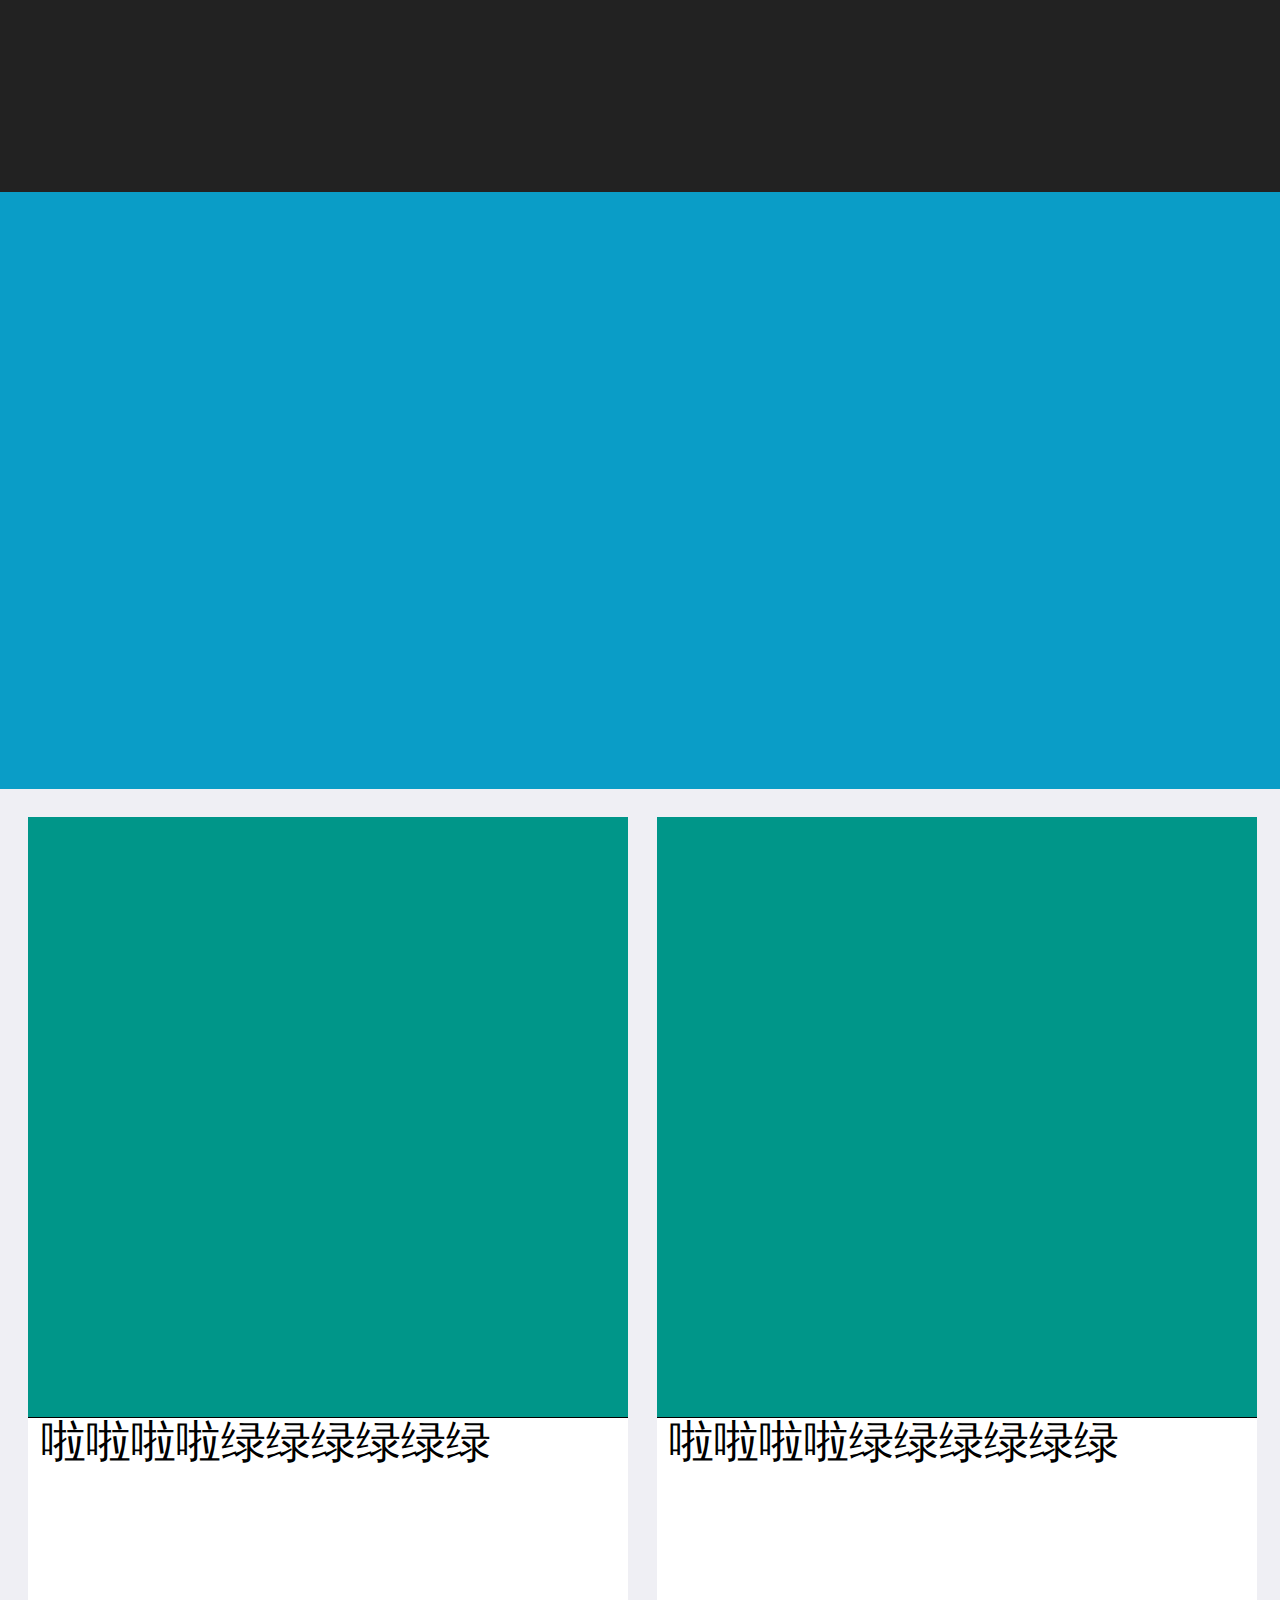
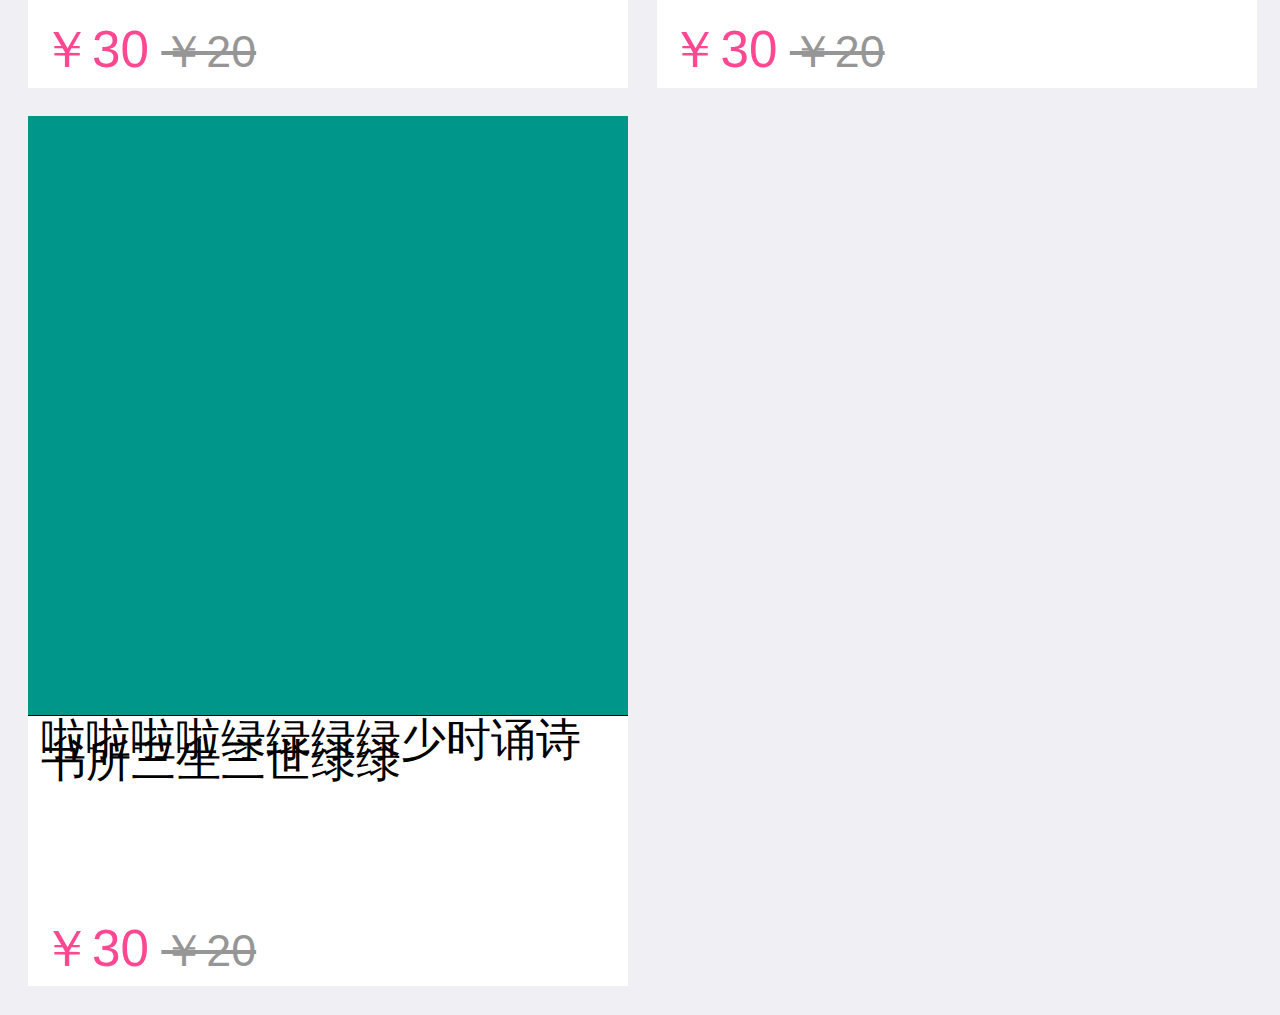
<file: html/active.html>
<!DOCTYPE html>
<html>

	<head>
		<meta charset="utf-8">
		<meta name="viewport" content="initial-scale=1, maximum-scale=1, user-scalable=no, width=device-width">
		<meta content="yes" name="apple-mobile-web-app-capable">
		<meta content="black" name="apple-mobile-web-app-status-bar-style">
		<meta content="telephone=no" name="format-detection">
		<meta content="email=no" name="format-detection">
		<title>模板活动</title>
		<script src="../script/jquery-1.11.2.min.js" type="text/javascript" charset="utf-8"></script>
		<script src="../script/flexible.min.js" type="text/javascript" charset="utf-8"></script>
		<script src="../script/mui.min.js" type="text/javascript" charset="utf-8"></script>
		<link rel="stylesheet" type="text/css" href="../css/reset.css" />
		<link rel="stylesheet" type="text/css" href="../css/mui.min.css" />
		<link rel="stylesheet" type="text/css" href="../css/active.css" />
	</head>

	<body>
		<div class="topTip"></div>
		<div class="content">
			<div class="banner"></div>
			<div class="goodslist">
				<div class="saleProduct">
					<div class="productImg"></div>
					<div class="productInfo">
						<div class="productName">
							啦啦啦啦绿绿绿绿绿绿
						</div>
						<div class="priceBox">
							<div class="price">￥30</div>
							<div class="oprice">￥20</div>
						</div>
					</div>
				</div>
				<div class="saleProduct">
					<div class="productImg"></div>
					<div class="productInfo">
						<div class="productName">
							啦啦啦啦绿绿绿绿绿绿
						</div>
						<div class="priceBox">
							<div class="price">￥30</div>
							<div class="oprice">￥20</div>
						</div>
					</div>
				</div>
				<div class="saleProduct">
					<div class="productImg"></div>
					<div class="productInfo">
						<div class="productName">
							啦啦啦啦绿绿绿绿少时诵诗书所三生三世绿绿
						</div>
						<div class="priceBox">
							<div class="price">￥30</div>
							<div class="oprice">￥20</div>
						</div>
					</div>
				</div>
			</div>
		</div>
	</body>

</html>
</file>
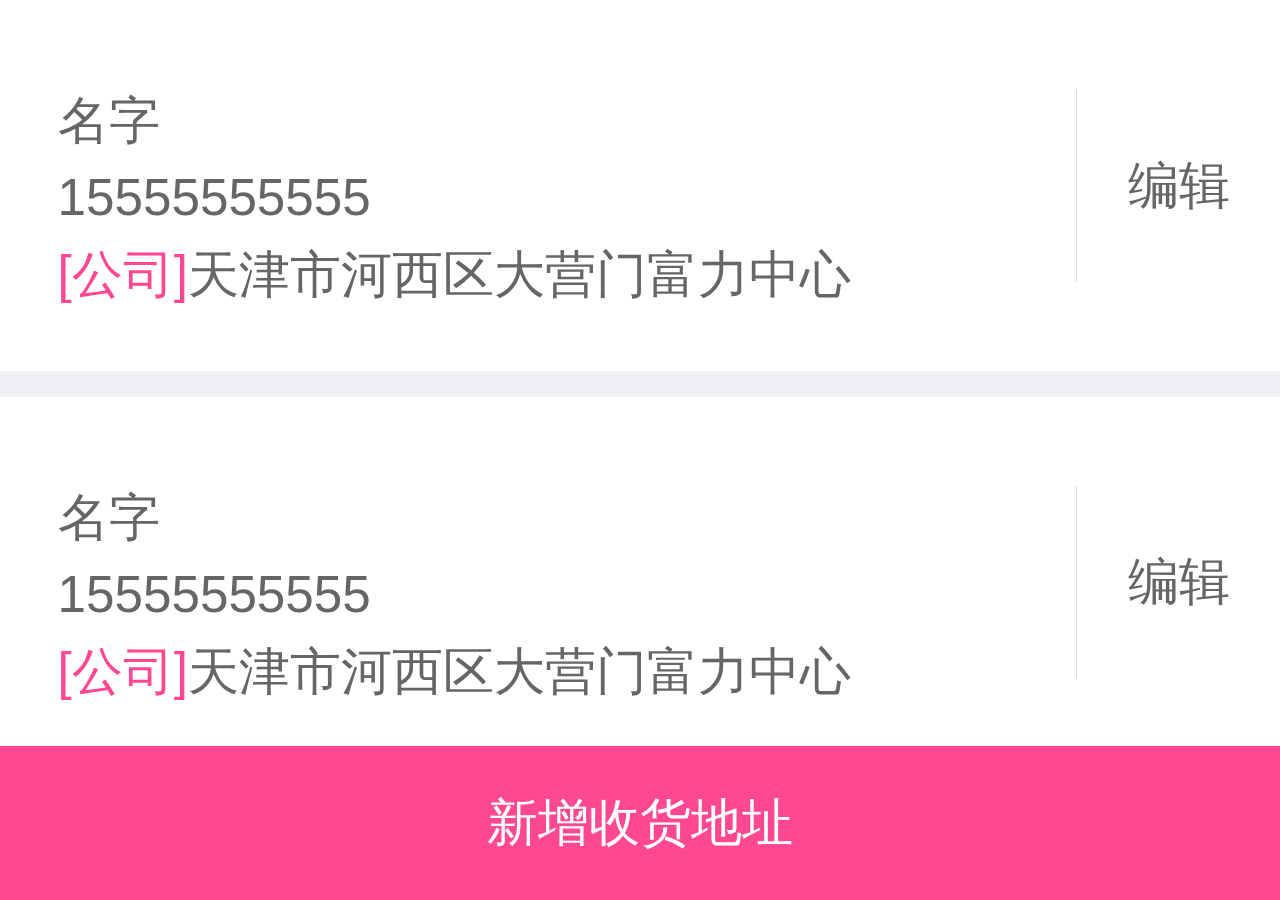
<file: html/address.html>
<!DOCTYPE html>
<html>

	<head>
		<meta charset="utf-8">
		<meta content="width=device-width, initial-scale=1.0, minimum-scale=1.0, maximum-scale=1.0, user-scalable=0" name="viewport">
		<meta content="yes" name="apple-mobile-web-app-capable">
		<meta content="black" name="apple-mobile-web-app-status-bar-style">
		<meta content="telephone=no" name="format-detection">
		<meta content="email=no" name="format-detection">
		<title>收货地址</title>
		<script src="../script/jquery-1.11.2.min.js" type="text/javascript" charset="utf-8"></script>
		<script src="../script/flexible.min.js" type="text/javascript" charset="utf-8"></script>
		<script src="../script/mui.min.js" type="text/javascript" charset="utf-8"></script>
		<link rel="stylesheet" type="text/css" href="../css/reset.css" />
		<link rel="stylesheet" type="text/css" href="../css/mui.min.css" />
		<link rel="stylesheet" type="text/css" href="../css/address.css" />
	</head>

	<body>
		<div class="wrapper">
			<div class="address">
				<div class="l_l">
					<div>名字</div>
					<div>15555555555</div>
					<div><span class="tag">[公司]</span><span>天津市河西区大营门富力中心</span></div>
				</div>
				<div class="l_r">
					<div class="edit">编辑</div>
				</div>
			</div>
			<div class="address">
				<div class="l_l">
					<div>名字</div>
					<div>15555555555</div>
					<div><span class="tag">[公司]</span><span>天津市河西区大营门富力中心</span></div>
				</div>
				<div class="l_r">
					<div class="edit">编辑</div>
				</div>
			</div>
		</div>
		
		<div class="add">新增收货地址</div>
		
		
		<script src="../script/address.js" type="text/javascript" charset="utf-8"></script>
	</body>

</html>
</file>
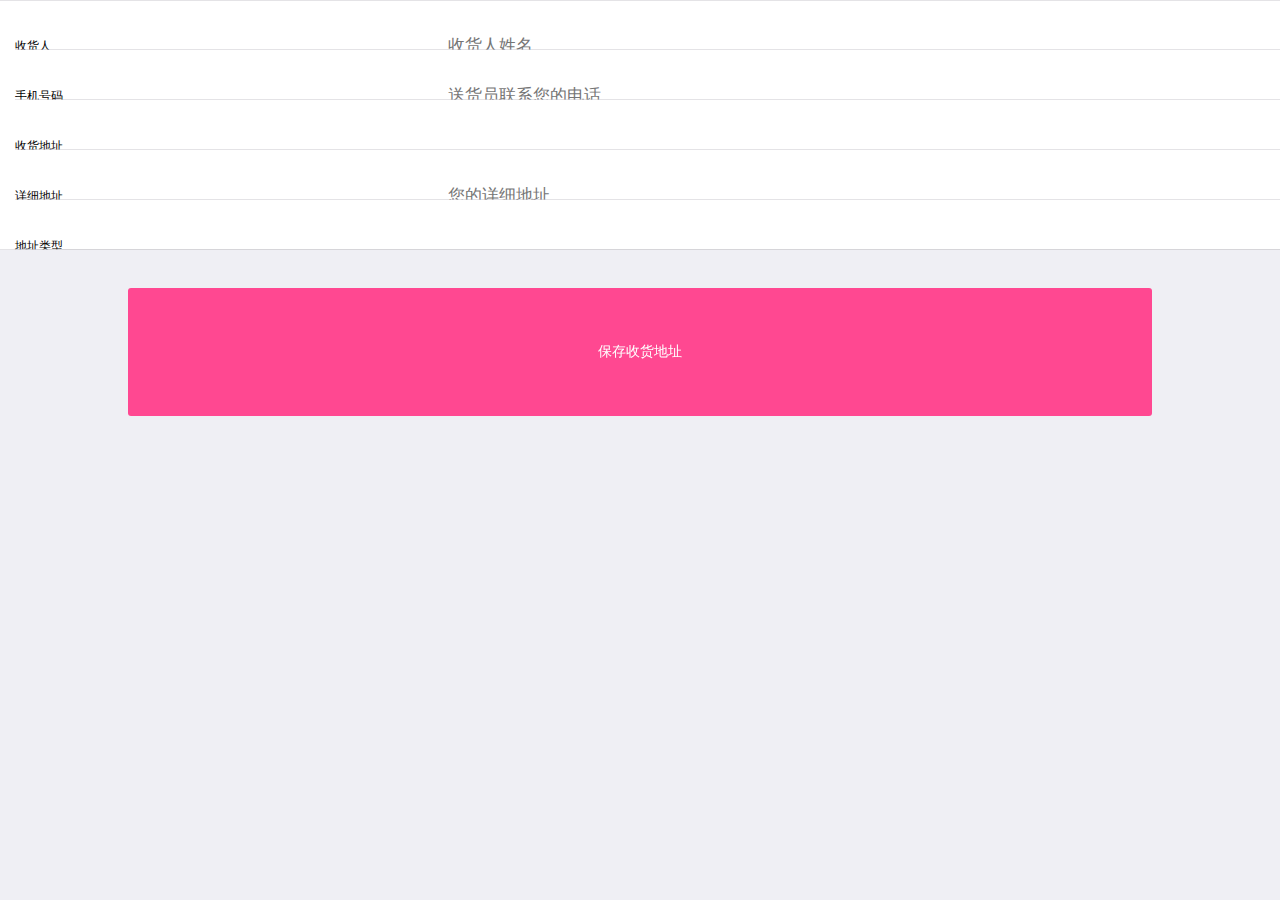
<file: html/address_edit.html>
<!DOCTYPE html>
<html>

	<head>
		<meta charset="utf-8">
		<meta name="viewport" content="initial-scale=1, maximum-scale=1, user-scalable=no, width=device-width">
		<meta content="yes" name="apple-mobile-web-app-capable">
		<meta content="black" name="apple-mobile-web-app-status-bar-style">
		<meta content="telephone=no" name="format-detection">
		<meta content="email=no" name="format-detection">
		<title>编辑收货地址</title>
		<script src="../script/jquery-1.11.2.min.js" type="text/javascript" charset="utf-8"></script>
		<script src="../script/flexible.min.js" type="text/javascript" charset="utf-8"></script>
		<script src="../script/mui.min.js" type="text/javascript" charset="utf-8"></script>
		<script src="../script/city.js" type="text/javascript" charset="utf-8"></script>
		<script src="../script/MultiPicker.js" type="text/javascript" charset="utf-8"></script>
		<link rel="stylesheet" type="text/css" href="../css/reset.css" />
		<link rel="stylesheet" type="text/css" href="../css/mui.min.css" />
		<link rel="stylesheet" type="text/css" href="../css/MultiPicker.css" />
		<link rel="stylesheet" type="text/css" href="../css/address_edit.css" />

	</head>

	<body>
		<!--地址-->
		<div>
			<form class="mui-input-group">
				<div class="mui-input-row">
					<label>收货人</label>
					<input type="text" class="mui-input-clear" placeholder="收货人姓名">
				</div>
				<div class="mui-input-row">
					<label>手机号码</label>
					<input type="text" class="mui-input-clear" placeholder="送货员联系您的电话">
				</div>
				<div class="mui-input-row">
					<label>收货地址</label>
					<div id="multiPickerInput" type="text" style="display: inline-block;">点击选择所在区域</div>
				</div>
				<div class="mui-input-row">
					<label>详细地址</label>
					<input type="text" class="mui-input-clear" placeholder="您的详细地址">
				</div>
				<div class="mui-input-row">
					<label>地址类型</label>
					<div class="tags">
						<span class="home select">住宅</span>
						<span class="company">公司</span>
						<span class="school">学校</span>
						<span class="other">其他</span> 
					</div>
				</div>
			</form>
			<button type="button" class="mui-btn mui-btn-blue">保存收货地址</button>
		</div>

		<!--地区显示区域-->
		<div id="targetContainer"></div>

		<script src="../script/address_edit.js" type="text/javascript" charset="utf-8"></script>
	</body>

</html>
</file>
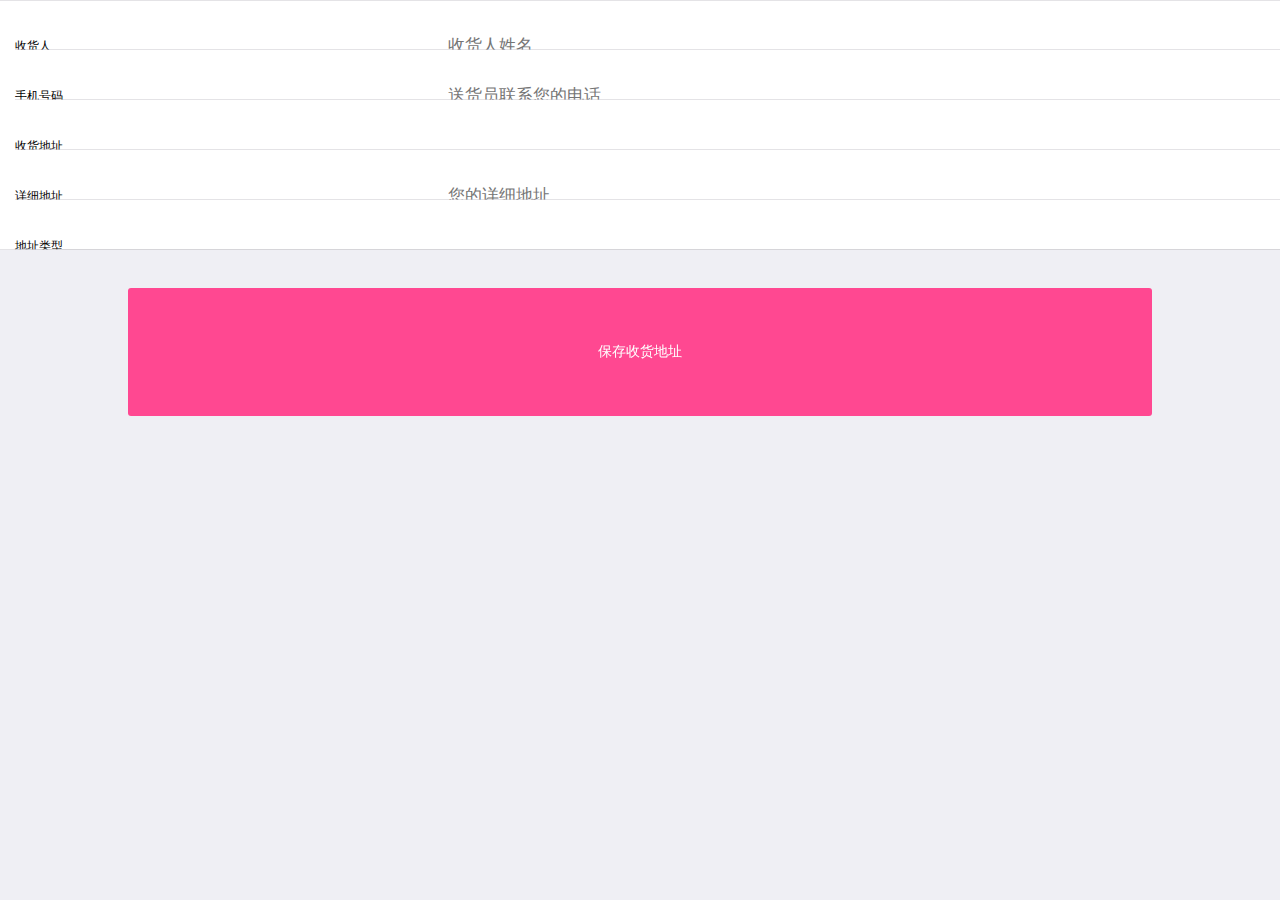
<file: html/address_new.html>
<!DOCTYPE html>
<html>

	<head>
		<meta charset="utf-8">
		<meta name="viewport" content="initial-scale=1, maximum-scale=1, user-scalable=no, width=device-width">
		<meta content="yes" name="apple-mobile-web-app-capable">
		<meta content="black" name="apple-mobile-web-app-status-bar-style">
		<meta content="telephone=no" name="format-detection">
		<meta content="email=no" name="format-detection">
		<title>新增收货地址</title>
		<script src="../script/jquery-1.11.2.min.js" type="text/javascript" charset="utf-8"></script>
		<script src="../script/flexible.min.js" type="text/javascript" charset="utf-8"></script>
		<script src="../script/mui.min.js" type="text/javascript" charset="utf-8"></script>
		<script src="../script/city.js" type="text/javascript" charset="utf-8"></script>
		<script src="../script/MultiPicker.js" type="text/javascript" charset="utf-8"></script>
		<link rel="stylesheet" type="text/css" href="../css/reset.css" />
		<link rel="stylesheet" type="text/css" href="../css/mui.min.css" />
		<link rel="stylesheet" type="text/css" href="../css/MultiPicker.css" />
		<link rel="stylesheet" type="text/css" href="../css/address_edit.css" />

	</head>

	<body>
		<!--地址-->
		<div>
			<form class="mui-input-group">
				<div class="mui-input-row">
					<label>收货人</label>
					<input type="text" class="mui-input-clear" placeholder="收货人姓名">
				</div>
				<div class="mui-input-row">
					<label>手机号码</label>
					<input type="text" class="mui-input-clear" placeholder="送货员联系您的电话">
				</div>
				<div class="mui-input-row">
					<label>收货地址</label>
					<div id="multiPickerInput" type="text" style="display: inline-block;">点击选择所在区域</div>
				</div>
				<div class="mui-input-row">
					<label>详细地址</label>
					<input type="text" class="mui-input-clear" placeholder="您的详细地址">
				</div>
				<div class="mui-input-row">
					<label>地址类型</label>
					<div class="tags">
						<span class="home select">住宅</span>
						<span class="company">公司</span>
						<span class="school">学校</span>
						<span class="other">其他</span> 
					</div>
				</div>
			</form>
			<button type="button" class="mui-btn mui-btn-blue">保存收货地址</button>
		</div>

		<!--地区显示区域-->
		<div id="targetContainer"></div>

		<script src="../script/address_edit.js" type="text/javascript" charset="utf-8"></script>
	</body>

</html>
</file>
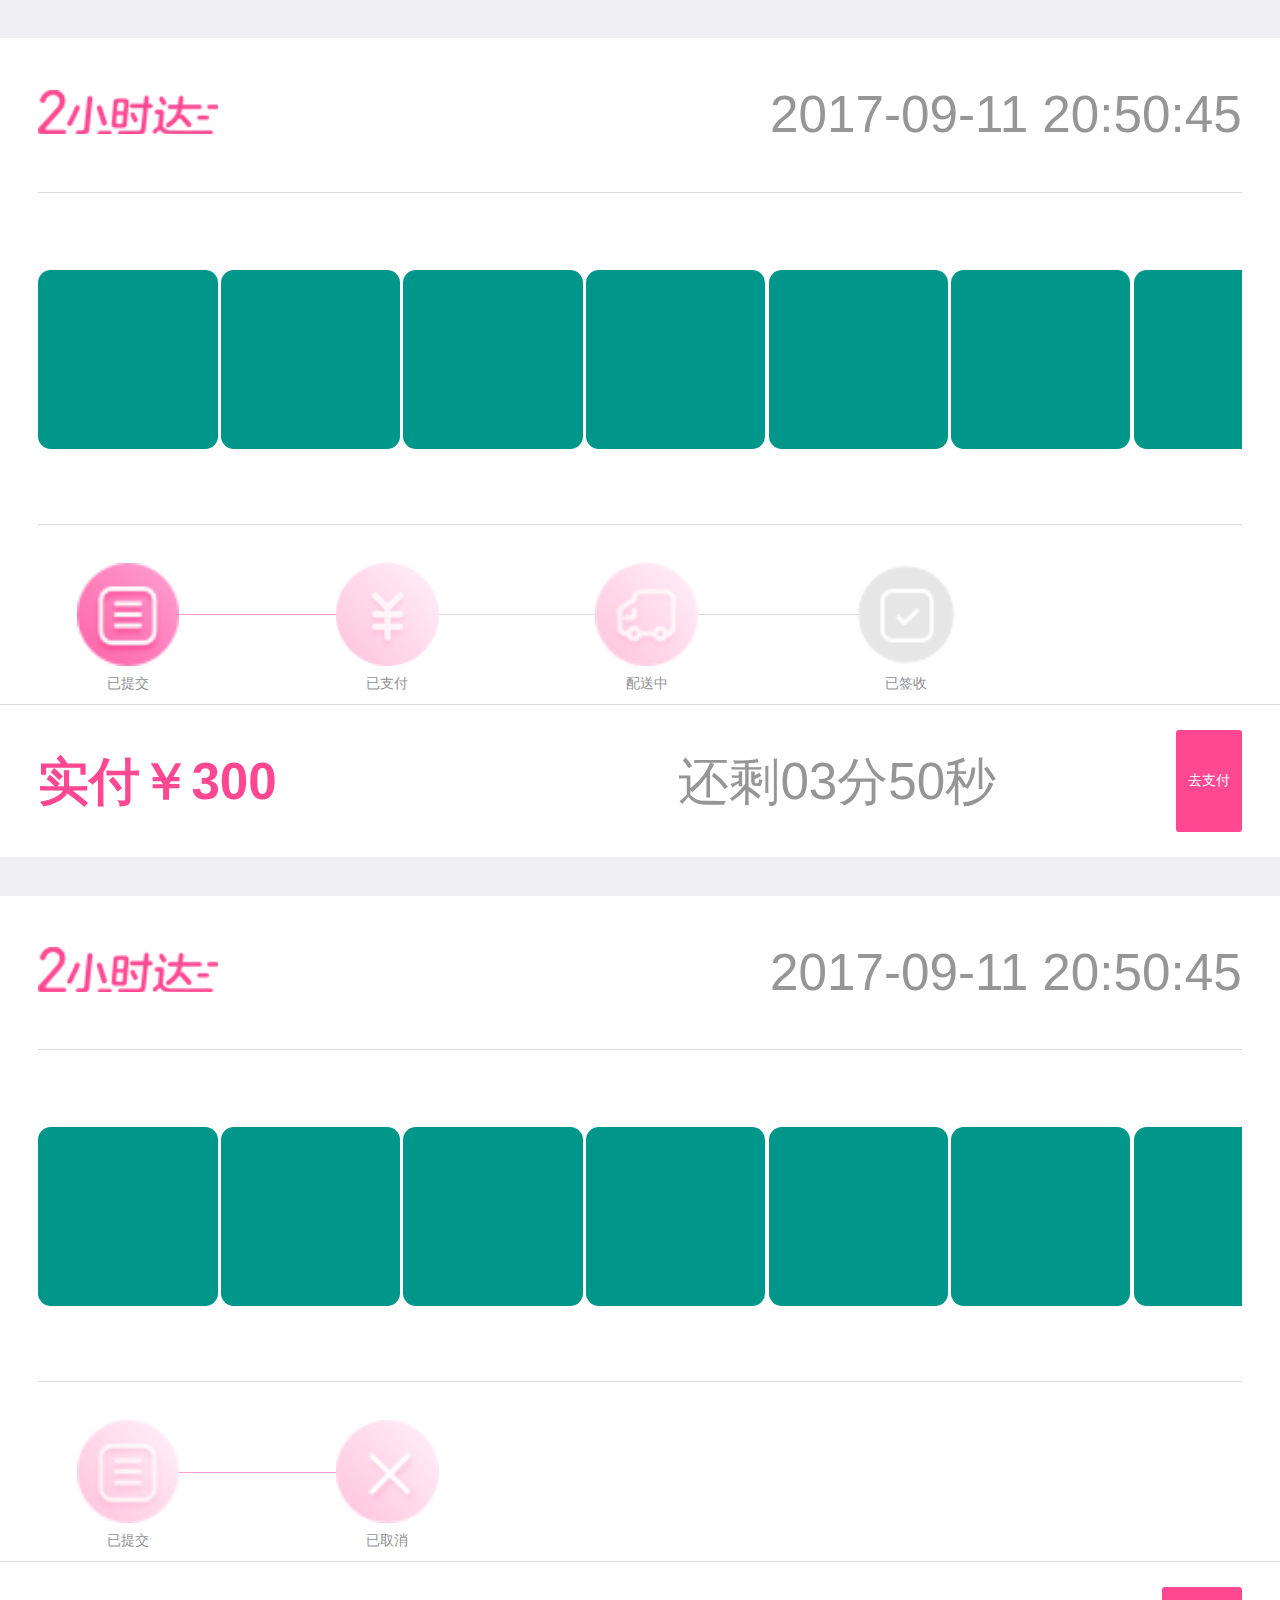
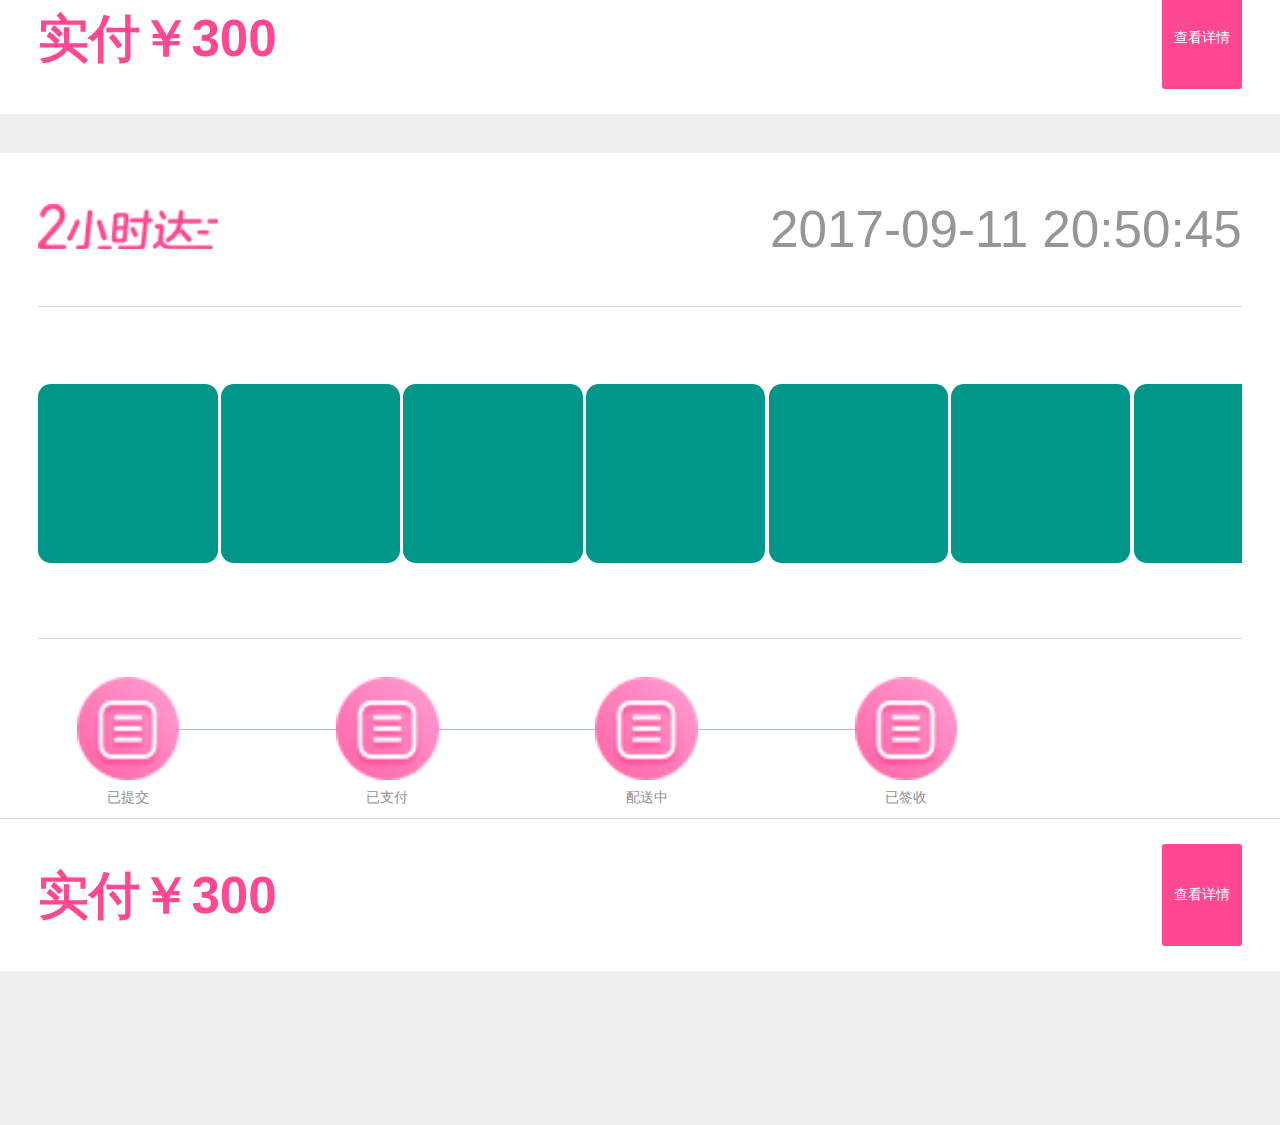
<file: html/myOrder.html>
<!DOCTYPE html>
<html>

	<head>
		<meta charset="utf-8">
		<meta content="width=device-width, initial-scale=1.0, minimum-scale=1.0, maximum-scale=1.0, user-scalable=0" name="viewport">
		<meta content="yes" name="apple-mobile-web-app-capable">
		<meta content="black" name="apple-mobile-web-app-status-bar-style">
		<meta content="telephone=no" name="format-detection">
		<meta content="email=no" name="format-detection">
		<title>我的订单</title>
		<script src="../script/jquery-1.11.2.min.js" type="text/javascript" charset="utf-8"></script>
		<script src="../script/flexible.min.js" type="text/javascript" charset="utf-8"></script>
		<script src="../script/mui.min.js" type="text/javascript" charset="utf-8"></script>
		<link rel="stylesheet" type="text/css" href="../css/reset.css" />
		<link rel="stylesheet" type="text/css" href="../css/mui.min.css" />
		<link rel="stylesheet" type="text/css" href="../css/myOrder.css" />
	</head>

	<body>
		<div class="wrapper">
			<!--待付款-->
			<div class="order">
				<div class="orderbar">
					<div class="ob_time"></div>
					<div class="order_time">
						2017-09-11 20:50:45
					</div>
				</div>
				<div class="orderlist">
					<div class="innerlist">
						<div class="list_g"></div>
						<div class="list_g"></div>
						<div class="list_g"></div>
						<div class="list_g"></div>
						<div class="list_g"></div>
						<div class="list_g"></div>
						<div class="list_g"></div>
						<div class="list_g"></div>
						<div class="list_g"></div>
						<div class="list_g"></div>
					</div>
				</div>
				<div class="order_state">
					<!--1-->
					<div class="process state1">
						<div class="submit allstate">
						<img class="stateImg" src="../img/order-state-a-01.png"/>
						<p>已提交</p>
						</div>
						<div class="state_line"></div>
					</div>
					<!--2-2-->
					<div class="process state2_2">
						<div class="submit allstate">
						<img class="stateImg" src="../img/order-state-b-03.png"/>
						<p>已支付</p>
						</div>
						<div class="state_line grayline"></div>
					</div>
					<!--3-->
					<div class="process state3">
						<div class="submit allstate">
						<img class="stateImg" src="../img/order-state-c-03.png"/>
						<p>配送中</p>
						</div>
						<div class="state_line grayline"></div>
					</div>
					<!--4-->
					<div class="process state4">
						<div class="submit allstate">
						<img class="stateImg" src="../img/order-state-d-01.png"/>
						<p>已签收</p>
						</div>
					</div>
				</div>
				<div class="order_b">
					<div class="b_l">实付￥300</div>
					<div class="b_r">
						<span>还剩<span class="minute">03</span>分<span class="second">50</span>秒</span>
						<button type="button" class="mui-btn mui-btn-blue">去支付</button>
					</div>
				</div>
			</div>
			<!--取消订单-->
			<div class="order">
				<div class="orderbar">
					<div class="ob_time"></div>
					<div class="order_time">
						2017-09-11 20:50:45
					</div>
				</div>
				<div class="orderlist">
					<div class="innerlist">
						<div class="list_g"></div>
						<div class="list_g"></div>
						<div class="list_g"></div>
						<div class="list_g"></div>
						<div class="list_g"></div>
						<div class="list_g"></div>
						<div class="list_g"></div>
						<div class="list_g"></div>
						<div class="list_g"></div>
						<div class="list_g"></div>
					</div>
				</div>
				<div class="order_state">
					<!--1-->
					<div class="process">
						<div class="submit allstate">
						<img class="stateImg" src="../img/order-state-a-02.png"/>
						<p>已提交</p>
						</div>
						<div class="state_line"></div>
					</div>
					<!--2-1-->
					<div class="process">
						<div class="submit allstate">
						<img class="stateImg" src="../img/order-state-f-01.png"/>
						<p>已取消</p>
						</div>
					</div>
				</div>
				<div class="order_b">
					<div class="b_l">实付￥300</div>
					<div class="b_r">
						<button type="button" class="mui-btn mui-btn-blue detail" >查看详情</button>
					</div>
				</div>
			</div>
			<!--完成-->
			<div class="order">
				<div class="orderbar">
					<div class="ob_time"></div>
					<div class="order_time">
						2017-09-11 20:50:45
					</div>
				</div>
				<div class="orderlist">
					<div class="innerlist">
						<div class="list_g"></div>
						<div class="list_g"></div>
						<div class="list_g"></div>
						<div class="list_g"></div>
						<div class="list_g"></div>
						<div class="list_g"></div>
						<div class="list_g"></div>
						<div class="list_g"></div>
						<div class="list_g"></div>
						<div class="list_g"></div>
					</div>
				</div>
				<div class="order_state">
					<!--1-->
					<div class="process state1">
						<div class="submit allstate">
						<img class="stateImg" src="../img/order-state-a-01.png"/>
						<p>已提交</p>
						</div>
						<div class="state_line"></div>
					</div>
					<!--2-2-->
					<div class="process state2_2">
						<div class="submit allstate">
						<img class="stateImg" src="../img/order-state-a-01.png"/>
						<p>已支付</p>
						</div>
						<div class="state_line"></div>
					</div>
					<!--3-->
					<div class="process state3">
						<div class="submit allstate">
						<img class="stateImg" src="../img/order-state-a-01.png"/>
						<p>配送中</p>
						</div>
						<div class="state_line"></div>
					</div>
					<!--4-->
					<div class="process state4">
						<div class="submit allstate">
						<img class="stateImg" src="../img/order-state-a-01.png"/>
						<p>已签收</p>
						</div>
					</div>
				</div>
				<div class="order_b">
					<div class="b_l">实付￥300</div>
					<div class="b_r">
						<button type="button" class="mui-btn mui-btn-blue detail">查看详情</button>
					</div>
				</div>
			</div>
		</div>
		
		
		<script src="../script/myOrder.js" type="text/javascript" charset="utf-8"></script>
	</body>

</html>
</file>
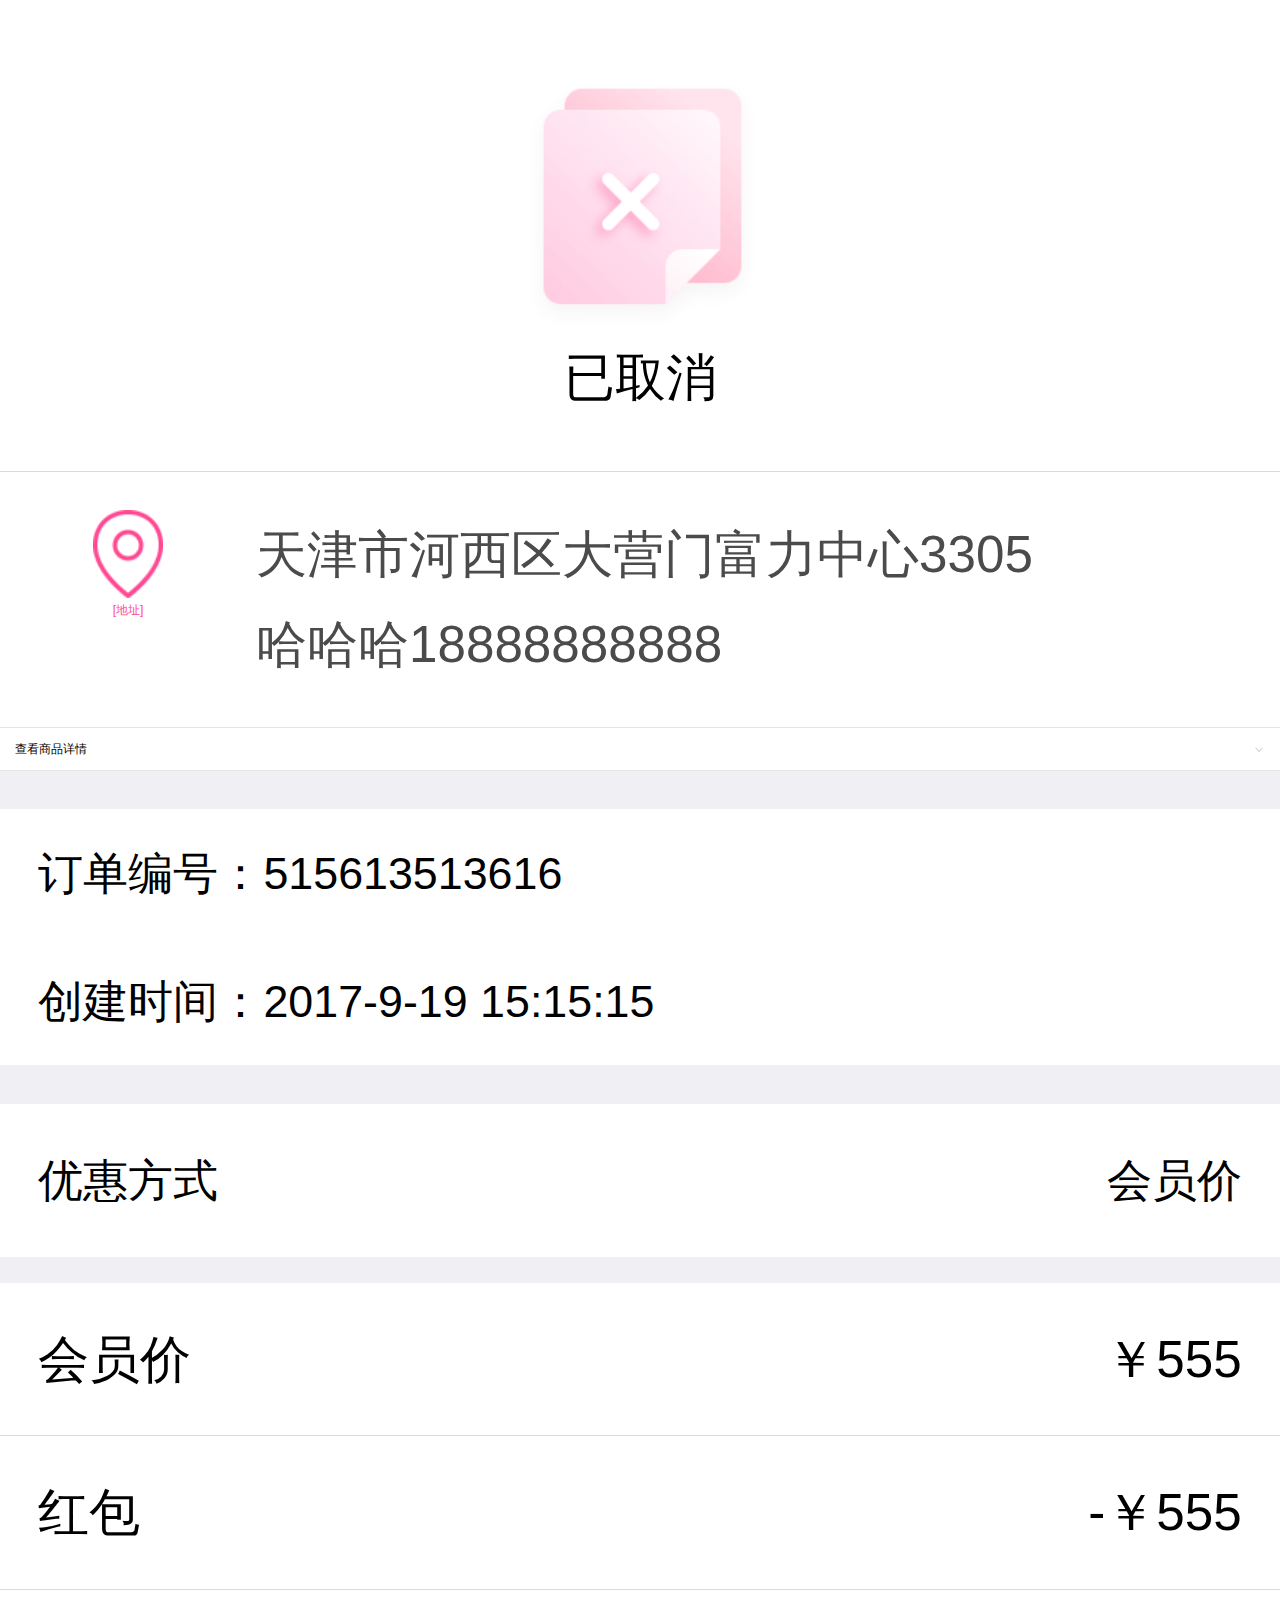
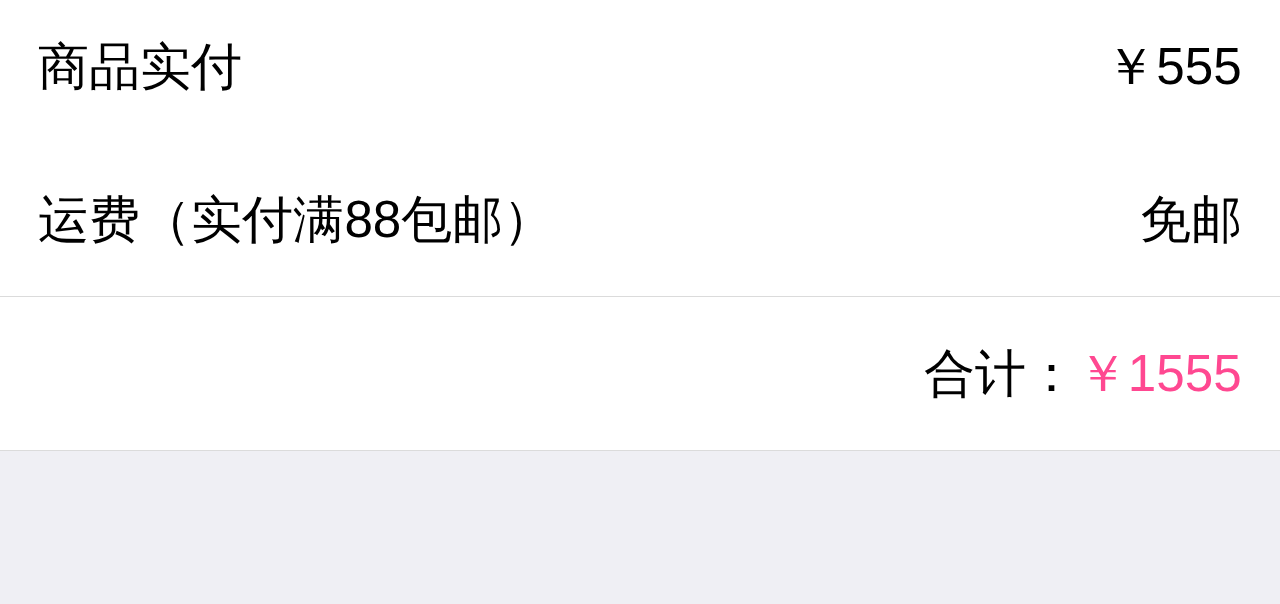
<file: html/orderDetail.html>
<!DOCTYPE html>
<html>

	<head>
		<meta charset="utf-8">
		<meta content="width=device-width, initial-scale=1.0, minimum-scale=1.0, maximum-scale=1.0, user-scalable=0" name="viewport">
		<meta content="yes" name="apple-mobile-web-app-capable">
		<meta content="black" name="apple-mobile-web-app-status-bar-style">
		<meta content="telephone=no" name="format-detection">
		<meta content="email=no" name="format-detection">
		<title>我的订单</title>
		<script src="../script/jquery-1.11.2.min.js" type="text/javascript" charset="utf-8"></script>
		<script src="../script/flexible.min.js" type="text/javascript" charset="utf-8"></script>
		<script src="../script/mui.min.js" type="text/javascript" charset="utf-8"></script>
		<link rel="stylesheet" type="text/css" href="../css/reset.css" />
		<link rel="stylesheet" type="text/css" href="../css/mui.min.css" />
		<link rel="stylesheet" type="text/css" href="../css/orderDetail.css" />
	</head>

	<body>
		<div class="wrapper">
			<div class="order_state">
				<div class="stateIcon"></div>
				<p>已取消</p>
			</div>
			<div class="address">
				<div class="a_l">
					<div class="locationIcon"></div>
					<div style="text-align: center;color: #ff4891;">[地址]</div>
				</div>
				<div class="a_r">
					<div class="area">天津市河西区大营门富力中心3305</div>
					<div class="recive"><span class="reciver">哈哈哈</span><span class="phone">18888888888</span></div>
				</div>
			</div>
			<!--商品列表-->
			<ul class="mui-table-view">
				<li class="mui-table-view-cell mui-collapse">
					<a class="mui-navigate-right" href="#">查看商品详情</a>
					<div class="allnum">共14件</div>
					<div class="mui-collapse-content">
						<div class="mui-collapse-content">
							<div class="inner_g">
								<img class="innerimg_g" src="../img/good1.jpg" />
								<div class="inner_l">
									<div class="sp_d">
										<div class="inner_n">柠檬茶柠檬茶柠檬茶柠</div>
										<div class="specification">300g  1袋</div>
									</div>
								</div>
								<div class="inner_r">
									<div class="hyj">会员价￥30</div>
									<div class="num">X1</div>
								</div>
							</div>
							<div class="inner_g">
								<img class="innerimg_g" src="../img/good1.jpg" />
								<div class="inner_l">
									<div class="sp_d">
										<div class="inner_n">柠檬茶柠檬茶柠檬茶柠</div>
										<div class="specification">300g  1袋</div>
									</div>
								</div>
								<div class="inner_r">
									<div class="hyj">会员价￥30</div>
									<div class="num">X1</div>
								</div>
							</div>
							<div class="inner_g">
								<img class="innerimg_g" src="../img/good1.jpg" />
								<div class="inner_l">
									<div class="sp_d">
										<div class="inner_n">柠檬茶柠檬茶柠檬茶柠</div>
										<div class="specification">300g  1袋</div>
									</div>
								</div>
								<div class="inner_r">
									<div class="hyj">会员价￥30</div>
									<div class="num">X1</div>
								</div>
							</div>
							<div class="inner_g">
								<img class="innerimg_g" src="../img/good1.jpg" />
								<div class="inner_l">
									<div class="sp_d">
										<div class="inner_n">柠檬茶柠檬茶柠檬茶柠</div>
										<div class="specification">300g  1袋</div>
									</div>
								</div>
								<div class="inner_r">
									<div class="hyj">会员价￥30</div>
									<div class="num">X1</div>
								</div>
							</div>
							<div class="inner_g">
								<img class="innerimg_g" src="../img/good1.jpg" />
								<div class="inner_l">
									<div class="sp_d">
										<div class="inner_n">柠檬茶柠檬茶柠檬茶柠</div>
										<div class="specification">300g  1袋</div>
									</div>
								</div>
								<div class="inner_r">
									<div class="hyj">会员价￥30</div>
									<div class="num">X1</div>
								</div>
							</div>
							<div class="inner_g">
								<img class="innerimg_g" src="../img/good1.jpg" />
								<div class="inner_l">
									<div class="sp_d">
										<div class="inner_n">柠檬茶柠檬茶柠檬茶柠</div>
										<div class="specification">300g  1袋</div>
									</div>
								</div>
								<div class="inner_r">
									<div class="hyj">会员价￥30</div>
									<div class="num">X1</div>
								</div>
							</div>
						</div>
					</div>
				</li>
			</ul>
		
			<!--订单明细-->
			<div class="order_info">
				<div>订单编号：<span>515613513616</span></div>
				<div>创建时间：<span>2017-9-19 15:15:15</span></div>
			</div>
			<!--优惠方式-->
			<div class="discount">
				<div style="text-align:left;">优惠方式</div>
				<div style="text-align: right;">会员价</div>
			</div>
			<!--合计-->
			<div class="checkprice">
				<div class="check_p1"><span style="text-align: left;">会员价</span><span style="text-align: right;">￥555</span></div>
				<div class="check_p2"><span style="text-align: left;">红包</span><span style="text-align: right;">-￥555</span></div>
				<div class="check_p3">
					<div style="display: flex;">
						<span style="text-align: left;">商品实付</span><span style="text-align: right;">￥555</span>
						
					</div>
					<div style="display: flex;">
						<span style="text-align: left;flex: 7;">运费（实付满88包邮）</span><span style="text-align: right;">免邮</span>
					</div>
				</div>
				<div class="check_p4">
					<span style="text-align: right"><span style="padding: 0;">合计：</span><span class="finnlprice" style="padding: 0;">￥1555</span></span>
				</div>
			</div>	
		</div>
	</body>

</html>
</file>
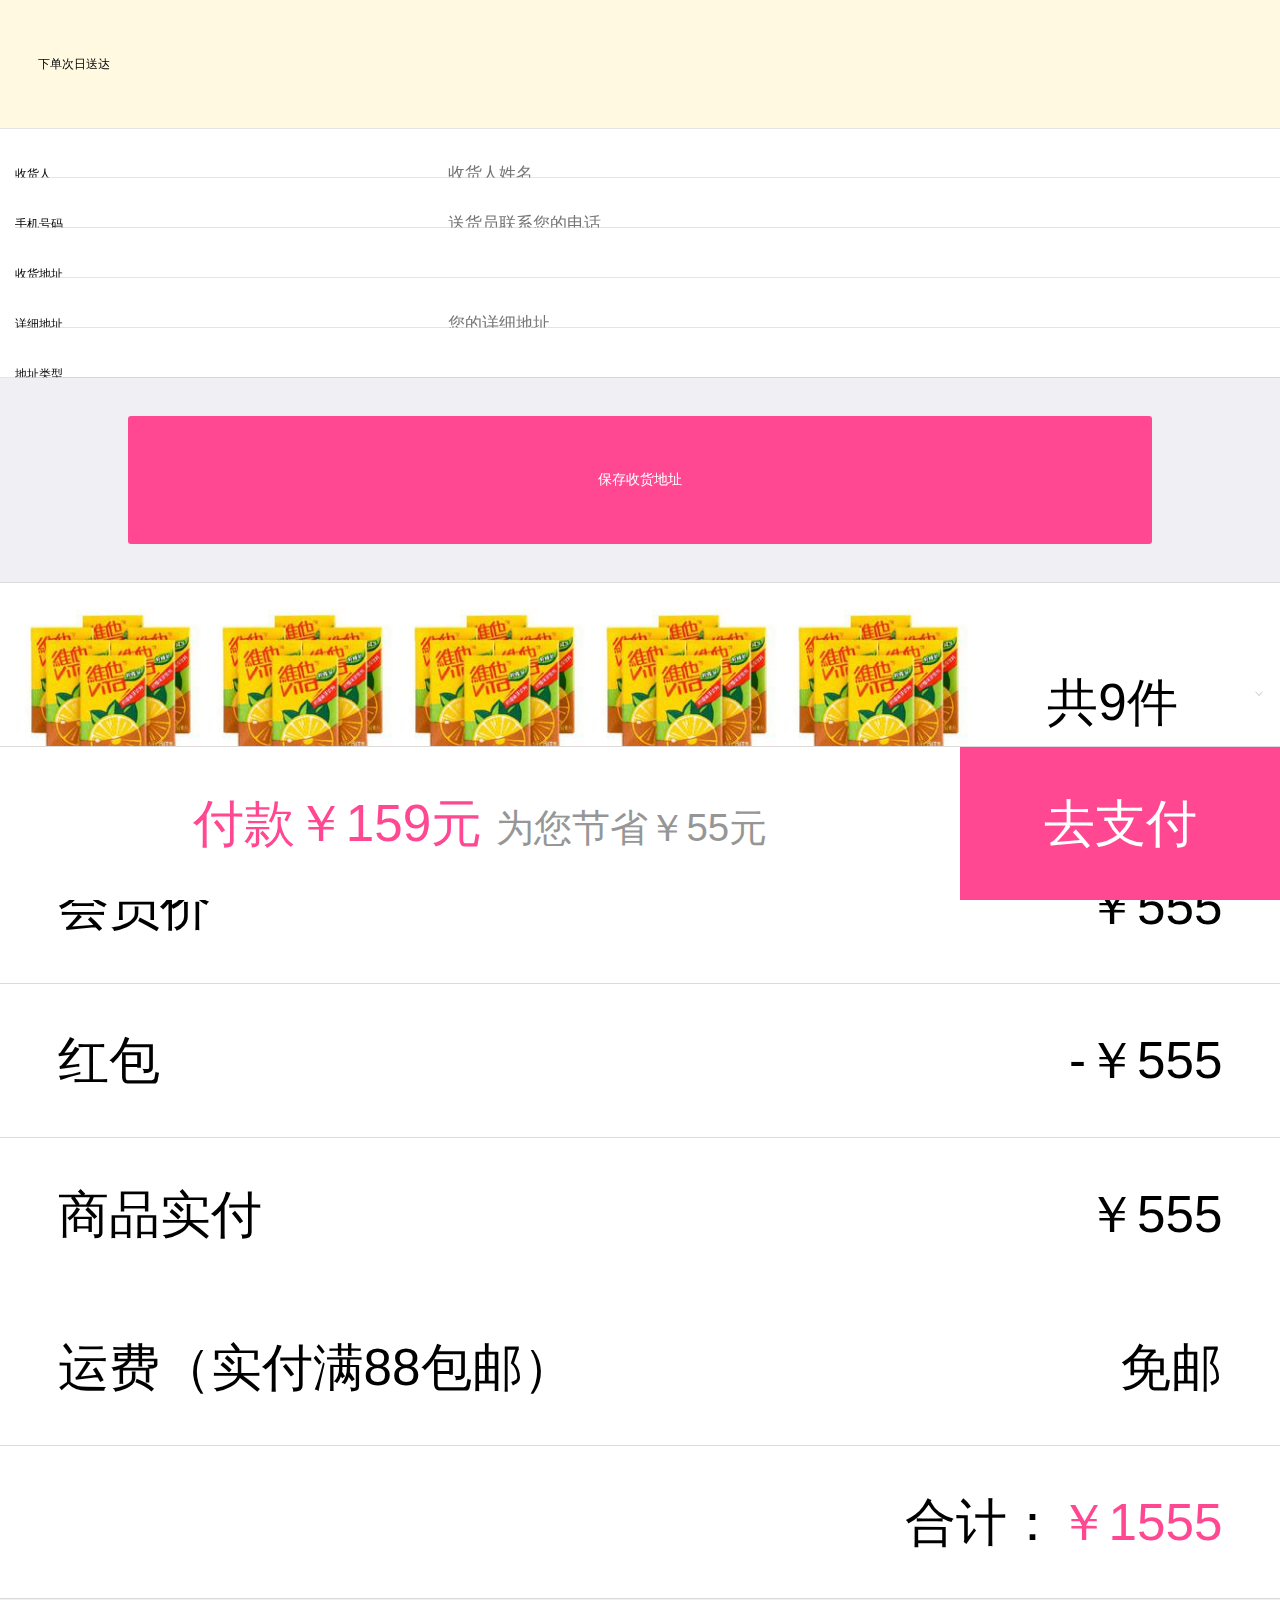
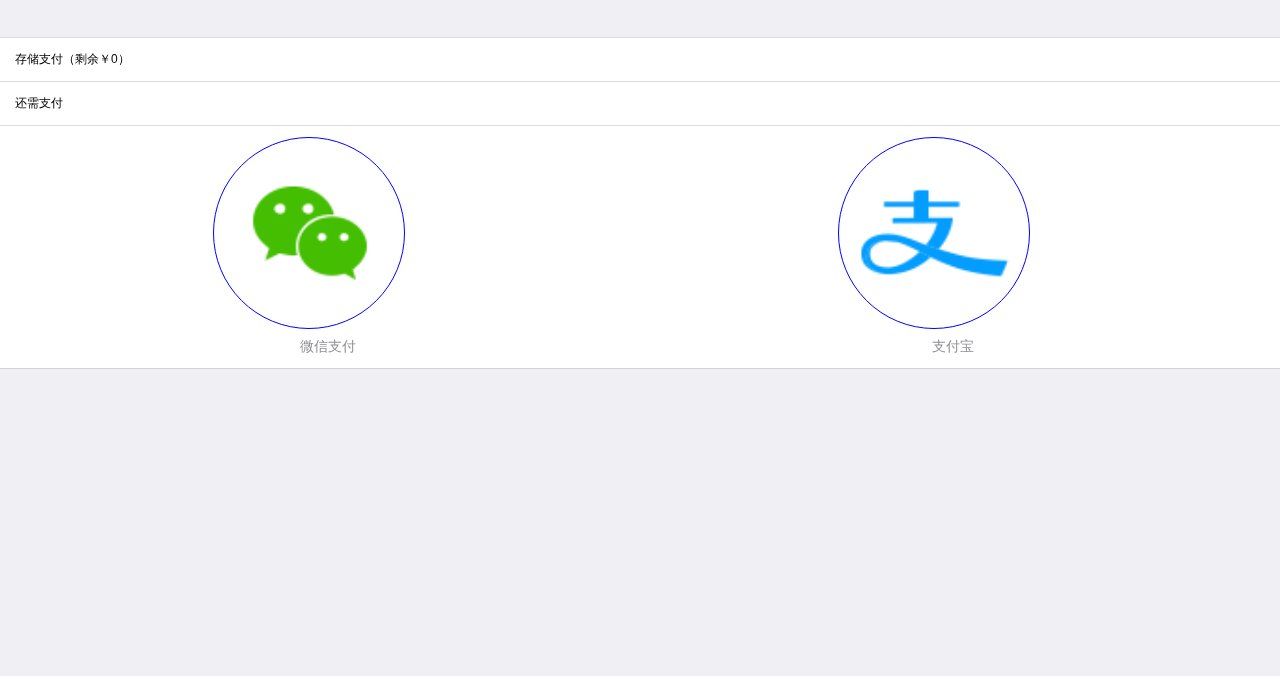
<file: html/orderpayment.html>
<!DOCTYPE html>
<html>

	<head>
		<meta charset="utf-8">
		<meta name="viewport" content="initial-scale=1, maximum-scale=1, user-scalable=no, width=device-width">
		<meta content="yes" name="apple-mobile-web-app-capable">
		<meta content="black" name="apple-mobile-web-app-status-bar-style">
		<meta content="telephone=no" name="format-detection">
		<meta content="email=no" name="format-detection">
		<title>商品详情</title>
		<script src="../script/jquery-1.11.2.min.js" type="text/javascript" charset="utf-8"></script>
		<script src="../script/flexible.min.js" type="text/javascript" charset="utf-8"></script>
		<script src="../script/mui.min.js" type="text/javascript" charset="utf-8"></script>
		<script src="../script/city.js" type="text/javascript" charset="utf-8"></script>
		<script src="../script/MultiPicker.js" type="text/javascript" charset="utf-8"></script>
		<link rel="stylesheet" type="text/css" href="../css/reset.css" />
		<link rel="stylesheet" type="text/css" href="../css/mui.min.css" />
		<link rel="stylesheet" type="text/css" href="../css/MultiPicker.css"/>
		<link rel="stylesheet" type="text/css" href="../css/orderpayment.css" />
		
	</head>

	<body>
		<!--地址-->
		
		
		
		<div>
			<div class="sentf">下单次日送达</div>
			<form class="mui-input-group">
			    <div class="mui-input-row">
			        <label>收货人</label>
			        <input type="text" class="mui-input-clear" placeholder="收货人姓名">
			    </div>
			     <div class="mui-input-row">
			        <label>手机号码</label>
			        <input type="text" class="mui-input-clear" placeholder="送货员联系您的电话">
			    </div>
			     <div class="mui-input-row">
			        <label>收货地址</label>
			        <div id="multiPickerInput"  type="text" style="display: inline-block;">点击选择所在区域</div>
			    </div>
			     <div class="mui-input-row">
			        <label>详细地址</label>
			        <input type="text" class="mui-input-clear" placeholder="您的详细地址">
			    </div>
			    <div class="mui-input-row">
					<label>地址类型</label>
					<div class="tags">
						<span class="home select">住宅</span>
						<span class="company">公司</span>
						<span class="school">学校</span>
						<span class="other">其他</span> 
					</div>
				</div>
			</form>
			<button type="button" class="mui-btn mui-btn-blue">保存收货地址</button>
		</div>
		<!--列表-->
		<ul class="mui-table-view">
		    <li class="mui-table-view-cell mui-collapse">
		        <a class="mui-navigate-right" href="#"><img class="listg" src="../img/good1.jpg"/><img class="listg" src="../img/good1.jpg"/><img class="listg" src="../img/good1.jpg"/><img class="listg" src="../img/good1.jpg"/><img class="listg" src="../img/good1.jpg"/><span class="allf">共9件</span></a>
		        <div class="mui-collapse-content">
		            <div class="inner_g">
		            	<img class="innerimg_g" src="../img/good1.jpg"/>
		            	<div class="inner_n">柠檬茶柠檬茶柠檬茶柠檬茶柠檬茶</div>
		            </div>
		            <div class="inner_g">
		            	<img class="innerimg_g" src="../img/good1.jpg"/>
		            	<div class="inner_n">柠檬茶柠檬茶柠檬茶柠檬茶柠檬茶</div>
		            </div>
		            <div class="inner_g">
		            	<img class="innerimg_g" src="../img/good1.jpg"/>
		            	<div class="inner_n">柠檬茶柠檬茶柠檬茶柠檬茶柠檬茶</div>
		            </div>
		            <div class="inner_g">
		            	<img class="innerimg_g" src="../img/good1.jpg"/>
		            	<div class="inner_n">柠檬茶柠檬茶柠檬茶柠檬茶柠檬茶</div>
		            </div>
		        </div>
		    </li>
		</ul>
		
		<!--结算-->
		<div class="checkprice">
				<div class="check_p1"><span style="text-align: left;">会员价</span><span style="text-align: right;">￥555</span></div>
				<div class="check_p2"><span style="text-align: left;">红包</span><span style="text-align: right;">-￥555</span></div>
				<div class="check_p3">
					<div style="display: flex;">
						<span style="text-align: left;">商品实付</span><span style="text-align: right;">￥555</span>
						
					</div>
					<div style="display: flex;">
						<span style="text-align: left;flex: 7;">运费（实付满88包邮）</span><span style="text-align: right;">免邮</span>
					</div>
				</div>
				<div class="check_p4">
					<span style="text-align: right"><span style="padding: 0;">合计：</span><span class="finnlprice" style="padding: 0;">￥1555</span></span>
				</div>
		</div>		
		<!--支付-->
		<ul class="mui-table-view">
		        <li class="mui-table-view-cell">
		            <a class="mui-navigate-right">
		                存储支付（剩余￥0）
		            </a>
		            <div class="tosave">去储值</div>
		        </li>
		        <li class="mui-table-view-cell">
		            <a class="mui-navigate-right">
		                还需支付
		            </a>
		            <div class="tosave">￥100</div>
		        </li>
		        <li class="mui-table-view-cell" style="display: flex;">
		           	<div class="wx">
		           		<img src="../img/weixin.png"/>
		           		<p>微信支付</p>
		           	</div>
		            <div class="zfb">
		            	<img src="../img/zhifub.png"/>
		            	<p>支付宝</p>
		            </div>
		        </li>
		</ul>
		
		<!--付款-->
		<div class="pay_bottom">
			<div class="pay1">
				付款￥159元   <span class="js">为您节省￥55元</span>
			</div>
			<div class="pay2"> 去支付</div>
		</div>
		
		
		<!--地区显示区域--><div id="targetContainer"></div>
		
		<script src="../script/orderpayment.js" type="text/javascript" charset="utf-8"></script>
	</body>

</html>
</file>
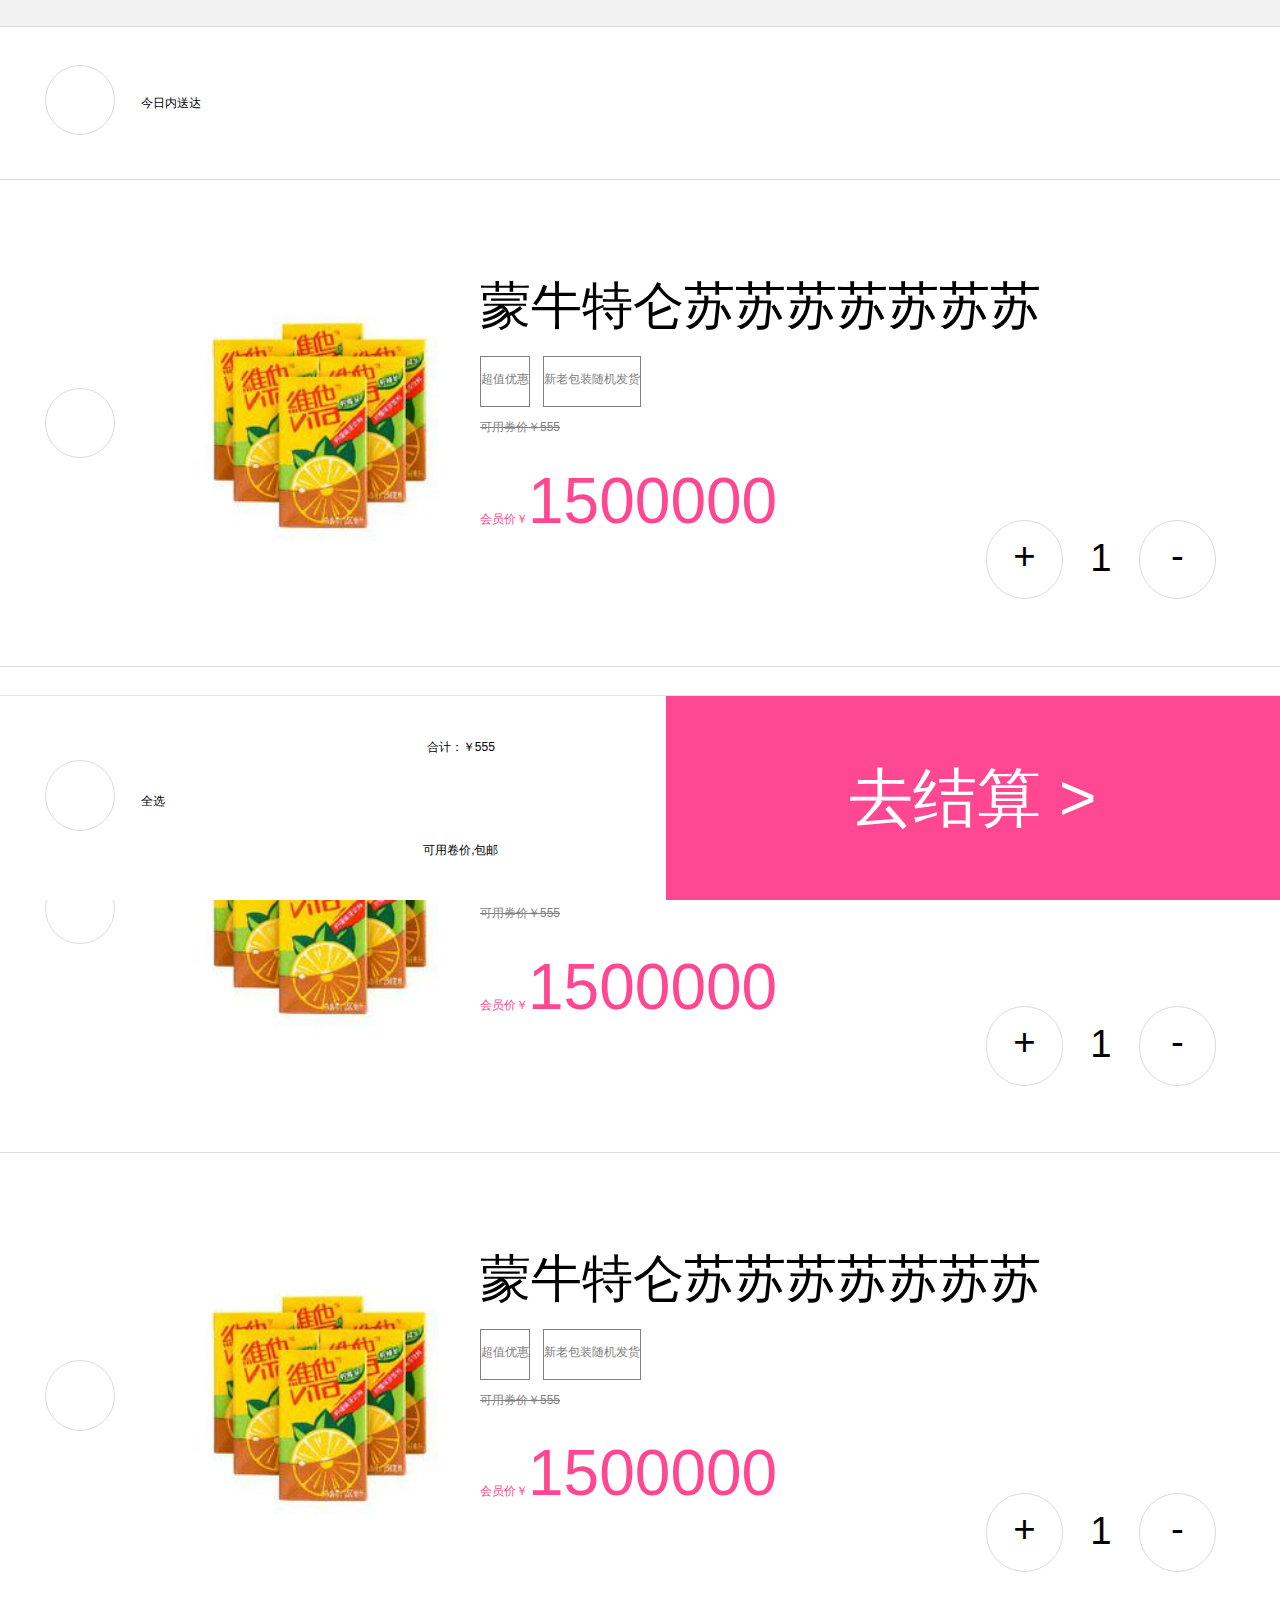
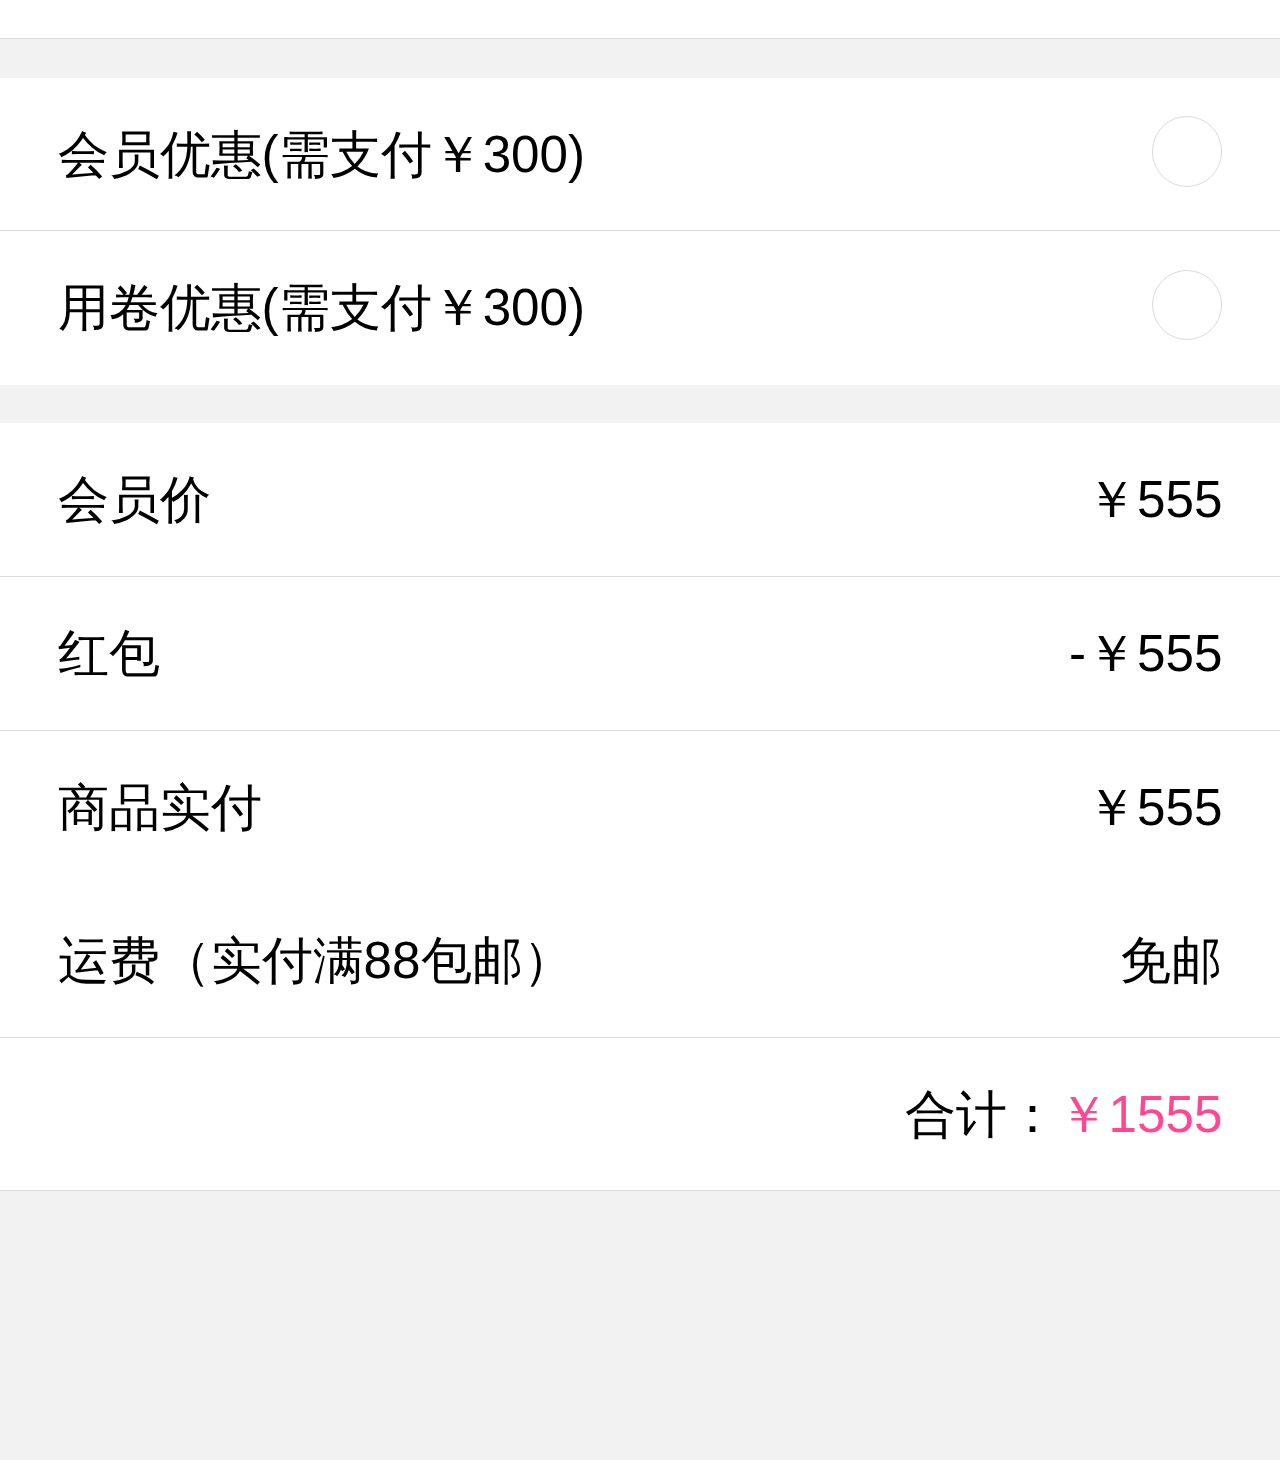
<file: html/shopcart.html>
<!DOCTYPE html>
<html>

	<head>
		<meta charset="utf-8">
		<meta content="width=device-width, initial-scale=1.0, minimum-scale=1.0, maximum-scale=1.0, user-scalable=0" name="viewport">
		<meta content="yes" name="apple-mobile-web-app-capable">
		<meta content="black" name="apple-mobile-web-app-status-bar-style">
		<meta content="telephone=no" name="format-detection">
		<meta content="email=no" name="format-detection">
		<title>购物车</title>
		<script src="../script/jquery-1.11.2.min.js" type="text/javascript" charset="utf-8"></script>
		<script src="../script/flexible.min.js" type="text/javascript" charset="utf-8"></script>
		<script src="../script/mui.min.js" type="text/javascript" charset="utf-8"></script>
		<link rel="stylesheet" type="text/css" href="../css/reset.css" />
		<link rel="stylesheet" type="text/css" href="../css/mui.min.css" />
		<link rel="stylesheet" type="text/css" href="../css/shopcart.css" />
	</head>

	<body>
		<div class="content">
			<!--活动区域-->
			<div class="groups">
				<div class="group">
					<div class="group_header">
						<div class="check_all"></div>
						<div class="group_title">今日内送达</div>
					</div>
					
					<div class="item mui-table-view-cell">
						<div class="mui-slider-handle">
							<div class="item_checked">
								<div class="check_g"></div>
							</div>
							<div class="img">
								<div class="img_g"></div>
							</div>
							<div class="desc">
								<div class="g_name">蒙牛特仑苏苏苏苏苏苏苏</div>
								<div class="g_tag"><span>超值优惠</span><span>新老包装随机发货</span></div>
								<div class="g_desc"><span>可用券价</span><span>￥555</span></div>
								<div class="g_price">会员价￥<span class="g_price_num">1500000</span></div>
								<div class="g_num">
									<div class="add">+</div>
									<div class="num">1</div>
									<div class="paste">-</div>
								</div>
							</div>
							
						</div>
						<div class="mui-slider-right mui-disabled">
							<a class="mui-btn mui-btn-red">删除</a>
						</div>
					</div>
					<div class="item mui-table-view-cell">
						<div class="mui-slider-handle">
							<div class="item_checked">
								<div class="check_g"></div>
							</div>
							<div class="img">
								<div class="img_g"></div>
							</div>
							<div class="desc">
								<div class="g_name">蒙牛特仑苏苏苏苏苏苏苏</div>
								<div class="g_tag"><span>超值优惠</span><span>新老包装随机发货</span></div>
								<div class="g_desc"><span>可用券价</span><span>￥555</span></div>
								<div class="g_price">会员价￥<span class="g_price_num">1500000</span></div>
								<div class="g_num">
									<div class="add">+</div>
									<div class="num">1</div>
									<div class="paste">-</div>
								</div>
							</div>
							
						</div>
						<div class="mui-slider-right mui-disabled">
							<a class="mui-btn mui-btn-red">删除</a>
						</div>
					</div>
					<div class="item mui-table-view-cell">
						<div class="mui-slider-handle">
							<div class="item_checked">
								<div class="check_g"></div>
							</div>
							<div class="img">
								<div class="img_g"></div>
							</div>
							<div class="desc">
								<div class="g_name">蒙牛特仑苏苏苏苏苏苏苏</div>
								<div class="g_tag"><span>超值优惠</span><span>新老包装随机发货</span></div>
								<div class="g_desc"><span>可用券价</span><span>￥555</span></div>
								<div class="g_price">会员价￥<span class="g_price_num">1500000</span></div>
								<div class="g_num">
									<div class="add">+</div>
									<div class="num">1</div>
									<div class="paste">-</div>
								</div>
							</div>
							
						</div>
						<div class="mui-slider-right mui-disabled">
							<a class="mui-btn mui-btn-red">删除</a>
						</div>
					</div>
				</div>
				
			</div>
			<!--选择优惠方式-->
			<div class="style">
				<div class="style1">
					<div>会员优惠(需支付￥300)</div>
					<div class="stylecheck"></div>
				</div>
				<div class="style2">
					<div>用卷优惠(需支付￥300)</div>
					<div class="stylecheck"></div>
				</div>
			</div>
				
			<!--合计-->
			<div class="checkprice">
				<div class="check_p1"><span style="text-align: left;">会员价</span><span style="text-align: right;">￥555</span></div>
				<div class="check_p2"><span style="text-align: left;">红包</span><span style="text-align: right;">-￥555</span></div>
				<div class="check_p3">
					<div style="display: flex;">
						<span style="text-align: left;">商品实付</span><span style="text-align: right;">￥555</span>
						
					</div>
					<div style="display: flex;">
						<span style="text-align: left;flex: 7;">运费（实付满88包邮）</span><span style="text-align: right;">免邮</span>
					</div>
				</div>
				<div class="check_p4">
					<span style="text-align: right"><span style="padding: 0;">合计：</span><span class="finnlprice" style="padding: 0;">￥1555</span></span>
				</div>
			</div>		
		</div>
		<!--底部-->
		<div class="cartBottom">
			<div class="bottom_l">
				<div class="allcheck"></div>
				<div class="select_all">全选</div>
			</div>
			<div class="bottom_c">
				<div>合计：<span>￥555</span></div>
				<div><span>可用卷价</span><span>,</span><span>包邮</span></div>
			</div>
			<div class="bottom_r">去结算 ></div>
		</div>
		
		
		<script src="../script/shopcart.js" type="text/javascript" charset="utf-8"></script>
	</body>

</html>
</file>
<file: css/active.css>
html,body{

}
.banner{
	height: 4.6665rem;
	background-color: #0A9DC7;
}.topTip{
	height: 1.5rem;
	background-color: #222222;
}.saleProduct{
	width: 4.69rem;
	height: 6.8rem;
	margin-top: 0.22rem;
	background-color: #fff;
	margin-left: 0.22rem;
	float: left;
	display: inline-block;
	font-size: 0.35rem;
}.price{
	display: inline-block;
}.oprice{
	display: inline-block;
}.productInfo{
	padding: 0.1rem;
	position: relative;
	height: 2.11rem;
}
.priceBox{
	position: absolute;
	bottom: 0.2rem;
}
.productImg{
	width: 100%;
	height: 4.69rem;
	background-color: #009689;
	border-bottom: 1px solid;
}
.price{
	font-size: 0.4rem;
	color: rgb(255, 72, 145);
}.oprice{
	font-size: 0.35rem;
	color: #969696;
	text-decoration: line-through;
}.saleProduct:last-child{
	margin-bottom: 0.22rem;
}
</file>
<file: css/address.css>
.address{
	display: flex;
	height: 2.9rem;
	background-color: #fff;
	padding: 0.2rem 0;
	margin-top: 0.2rem;
}.address:first-child{
	margin-top: 0;
}
.l_l{
	flex: 5;
	padding-left: 0.45rem;
	padding-top: 0.45rem;
}.l_r{
	flex: 1;
	position: relative;
}.edit{
	border-left: 1px solid #dbdbdb;
	position: absolute;
	height: 1.5rem;
	width: 100%;
	margin: auto;
	top: 0;
	bottom: 0;
	text-align: center;
	line-height: 1.5rem;
	font-size: 0.4rem;
	color: #666;
}.l_l div{
	height: 0.6rem;
	line-height: 0.6rem;
	font-size: 0.4rem;
	color: #666;
}
.tag{
	color: #ff4891;
}
.add{
	width: 100%;
	height: 1.2rem;
	background-color: #ff4891;
	line-height: 1.2rem;
	text-align: center;
	position: fixed;
	bottom: 0;
	font-size: 0.4rem;
	color: #fff;
}
</file>
<file: css/MultiPicker.css>
* {
    padding: 0;
    margin: 0;
    font-weight: 400;
}

.multi-picker-locked {
    height: 100% !important;
    overflow: hidden !important;
}

.multi-picker-bg {
    position: fixed;
    top: 0;
    left: 0;
    background: rgba(75, 75, 75, 0);
    height: 100%;
    width: 100%;
    overflow: hidden;
    transition: all .3s ease;
    -webkit-transition: all .3s ease;
    z-index: -1;
}

.multi-picker-bg-up {
    z-index: 999 !important;
    background: rgba(75, 75, 75, 0.65) !important;
}

.multi-picker-container {
    width: 100%;
    height: 250px;
    position: absolute;
    bottom: 0;
    transform: translate3d(0, 250px, 0);
    -webkit-transform: translate3d(0, 250px, 0);
    left: 0;
    background-color: #FFF;
    transition: transform .3s ease;
    -webkit-transition: -webkit-transform .3s ease;
    z-index: -1;
}

.multi-picker-container-up {
    transform: translate3d(0, 0, 0) !important;
    -webkit-transform: translate3d(0, 0, 0) !important;
}

.multi-picker-btn-box {
    display: block;
    position: absolute;
    text-align: center;
    width: 100%;
    height: 50px;
    line-height: 50px;
    background: #dbdbdb;
    z-index: 10;
}

.multi-picker-btn-box .multi-picker-btn {
    position: absolute;
    display: inline-block;
    margin: 0 20px;
    color: #ef5d87;
    right: 0;
}

.multi-picker-btn-box .multi-picker-btn:nth-child(1) {
    left: 0;
    right: initial;
}

.multi-picker-content {
    position: absolute;
    width: 100%;
    background: #fff;
    font-size: 0;
    top: 50px;
    z-index: 10;
    transform: translate3d(0, 0, 0);
    -webkit-transform: translate3d(0, 0, 0);
    transition: transform .3s ease;
    -webkit-transition: -webkit-transform .3s ease;
}

.multi-picker-content .multi-picker {
    display: inline-block;
    height: 200px;
    overflow: hidden;
    position: relative;
    z-index: -1;
    transition: width .3s ease;
    vertical-align: top;
}

.multi-picker-content ul::-webkit-scrollbar {
    display: none;
}

.multi-picker-content li {
    height: 40px;
    text-align: center;
    font-size: 16px;
    line-height: 40px;
    list-style: none;
    color: #333;
    overflow: hidden;
    text-overflow: ellipsis;
    white-space: nowrap;
}

.multi-picker-content .multi-picker-up-shadow, .multi-picker-content .multi-picker-down-shadow {
    position: absolute;
    width: 100%;
    height: 80px;
    pointer-events: none;
}

.multi-picker-content .multi-picker-up-shadow {
    top: 0;
    background-image: linear-gradient(to bottom, #FFF, rgba(255, 255, 255, 0));
    z-index: 50;
}

.multi-picker-content .multi-picker-down-shadow {
    bottom: -200px;
    z-index: 50;
    background-image: linear-gradient(to top, #FFF, rgba(255, 255, 255, 0));
}

.multi-picker-content .multi-picker-line {
    width: 95%;
    height: 40px;
    position: absolute;
    top: 80px;
    left: 50%;
    pointer-events: none;
    box-sizing: border-box;
    border-top: 1px solid #DCDCDC;
    border-bottom: 1px solid #DCDCDC;
    transform: translate3d(-50%, 0, 0);
    -webkit-transform: translate3d(-50%, 0, 0);
}

/*# sourceMappingURL=index.css.map */
</file>
<file: css/address_edit.css>
#multiPickerInput{
	height: 1.3rem;
	line-height: 1rem;
	font-size: 0.45rem;
	color: #000;
}.mui-btn.mui-btn-blue {
    margin: 0.3rem 1rem 0 1rem;
    background-color: #ff4891;
    width: 8rem;
    border: none;
    outline: none;
    height: 1rem;
}.tags span{
	display: inline-block;
    width: 1rem;
    margin-top: 0.25rem;
    font-size: 0.25rem;
    border: 1px solid rgb(255, 72, 145);
    border-radius: 0.1rem;
    text-align: center;
    line-height: 0.48rem;

}.select{
	color: #fff;
	background-color: rgb(255, 72, 145);
}
.mui-input-row label{
	line-height: 1.65;
}
</file>
<file: css/myOrder.css>
.wrapper{
	margin-bottom: 1.2rem;
}
.order{
	background-color: #fff;
	margin-top: 0.3rem;
}
.order:first{
	margin: 0;
}
.orderbar{
	height: 1.2rem;
	line-height: 1.2rem;
	padding-left: 0.3rem;
	padding-right: 0.3rem;
	position: relative;
}
.orderbar div{
	display: inline-block;
	font-size: 0.4rem;
}.ob_time{
	background-image: url(../img/twohour.png);
	background-size: cover;
	width: 1.4rem;
	height: 0.35rem;
	position: absolute;
    top: 0.4rem;
}
.order_time{
	text-align: right;
	color: #969696;
	height: 100%;
	position: absolute;
	right: 0.3rem;
	font-size: 0.32rem;
}
.orderlist{
	border-top:1px solid #dbdbdb;
	border-bottom:1px solid #dbdbdb;
	margin-left: 0.3rem;
	margin-right: 0.3rem;
	height: 2.6rem;
	overflow: scroll;
}.list_g{
	width: 1.4rem;
	height: 1.4rem;
	display: inline-block;
	margin-top: 0.6rem;
	background-color: #009689;
	border-radius: 0.1rem;
	-webkit-overflow-scrolling: touch;
}.sp_d{
	position: absolute;
	margin: auto;
	top: 0;
	bottom: 0;
}
.innerlist{
	width: 15rem;
}.order_state{
	position: relative;
}
.stateImg{
	width: 0.8rem;
	height: 0.8rem;
}.allstate{
	text-align: center;
	width: 2rem;
	margin-top: 0.3rem;
}
.state_line{
	height: 1px;
	border-top: 1px solid #FF9CCE;
	position: absolute;
	width: 1.3rem;
    left: 1.4rem;
    top: 0.7rem;
}.grayline{
	border-top: 1px solid #dbdbdb;
}
.process{
	display: inline-block;
	position: relative;
}
.order_b{
	border-top: 1px solid #dbdbdb;
	height: 1.2rem;
}.order_b{
	display: flex;
	
}
.b_l,.b_r{
	flex: 1;
	padding-left: 0.3rem;
	padding-right: 0.3rem;
	position: relative;
}
.b_r button{
	position: absolute;
	top: 0;bottom: 0;
	margin: auto;
	height: 0.8rem;
	right: 0.3rem;
	background-color: #ff4891;
	border: none;
}.b_l{
	color: #ff4891;
	font-size: 0.4rem;
	line-height: 1.2rem;
	font-weight: bold;
}.b_r span{
	line-height: 1.2rem;
	font-size: 0.4rem;
	color: #969696;
}
</file>
<file: css/orderDetail.css>
.wrapper{
	margin-bottom: 1.2rem;
}.order_state{
	padding: 0.3rem 0;
	background-color: #fff;
}
.stateIcon{
	background:url(../img/order-CANCELED.png);
	width: 2.3rem;
	height: 2.3rem;
	margin: 0 auto;
	background-size: cover;
}
.order_state p{
	text-align: center;
	line-height: 0.7rem;
	font-size: 0.4rem;
	height: 0.6;
	color: #000;
}
.address{
	display: flex;
	background-color: #fff;
	border-top: 1px solid #dbdbdb;
	padding: 0.3rem 0;
}.a_l{
	flex: 1;
}.a_r{
	flex: 4;
	font-size: 0.4rem;
	line-height: 0.7rem;
	color: #4b4b4b;
}
.locationIcon{
	margin: 0 auto;
	width: 0.55rem;
	height: 0.7rem;
	background: url(../img/address-5.0.png) no-repeat;
	background-size: contain;
}.allnum{
	height: 100%;
	position: absolute;
	right: 1rem;
	top: 0;
	line-height: 1.2rem;
}.mui-table-view-cell{
	position: relative;
}
.inner_g{
	position: relative;
	display: flex;
	margin-top: 0.1rem;
	border-bottom: 1px solid #dbdbdb;
}.inner_g:last-child{
	border: none;
}
.innerimg_g{
	width: 1.8rem;
	height: 1.8rem;
	border-radius: 0.1rem;
	margin-right: 0.3rem;
	flex: 1;
}.inner_n{
	line-height: 1.1rem;
	font-size: 0.4rem;
	width: 100%;
	overflow: hidden;
	text-overflow: ellipsis;
	white-space: nowrap;
}.inner_l{
	flex: 5;
	position: relative;
	flex-direction: column;
}.inner_r{
	display: flex;
	flex: 2;
	text-align: right;
	flex-direction: column;
}.inner_l div{
	flex: 1;
}
.inner_r div{
	flex: 1;
}.mui-table-view-cell.mui-collapse .mui-collapse-content {
    padding-top: 0;
}.hyj{
	line-height: 1.1rem;
	font-size: 0.3rem;
	color: rgb(255, 72, 145);
}
.specification{
	color: #888;
	line-height: 0.8rem;
}
.sp_d{
	width: 100%;
	position: absolute;
	margin: auto;
	top: 0;
	bottom: 0;
	display: flex;
	height: auto;
	flex-direction: column;
}.num{
	line-height: 0.8rem;
}
.order_info{
	margin: 0.3rem 0;
	background-color: #fff;
	flex-direction: column;
	height: 2rem;
	padding-left: 0.3rem;
	display: flex;
}.order_info div{
	flex: 1;
	line-height: 1rem;
	font-size: 0.35rem;
}
.discount{
	height: 1.2rem;
	display: flex;
	flex-direction: row;
	background-color: #fff;
	padding: 0 0.3rem;
	line-height: 1.2rem;
	font-size: 0.35rem;
}.discount div{
	flex: 1;
}

/*结算*/
.checkprice{
	background-color: #fff;
	margin-top: 0.2rem;
	font-size: 0.4rem;
}.checkprice>div{
	border-bottom: 1px solid #dbdbdb;
}.check_p1,.check_p2,.check_p4{
	height: 1.2rem;
	display: flex;
	flex-direction: row;
}.check_p3{
	height: 2.4rem;
}.check_p1>span{
	flex: 1;
	line-height: 1.2rem;
	height: 100%;
	padding-left: 0.3rem;
	padding-right: 0.3rem;
}.checkprice span{
	flex: 1;
	line-height: 1.2rem;
	height: 100%;
	padding-left: 0.3rem;
	padding-right: 0.3rem;
}
.finnlprice{
	padding: 0;
	color: rgb(255, 72, 145);
}
.pay_bottom{
	display: flex;
}.pay_bottom div{
	flex: 1;
}
</file>
<file: css/orderpayment.css>
html,
body {
	margin-bottom: 1.2rem;
}

.sentf {
	background-color: #fff9e2;
	height: 1rem;
	line-height: 1rem;
	padding-left: 0.3rem;
}

.mui-input-row label {
	line-height: 1.5;
}

.mui-btn.mui-btn-blue {
	margin: 0.3rem 1rem 0 1rem;
	background-color: #ff4891;
	width: 8rem;
	border: none;
	outline: none;
	height: 1rem;
}

.listg {
	width: 1.5rem;
	height: 1.5rem;
}

.allf {
	position: absolute;
	display: inline-block;
	height: 100%;
	font-size: 0.4rem;
	line-height: 1.7rem;
	right: 0.8rem;
}

.mui-collapse {
	position: relative;
}

.mui-table-view {
	margin-top: 0.3rem;
}

.inner_g {
	height: 2rem;
	position: relative;
}

.innerimg_g {
	width: 2rem;
	height: 2rem;
}

.inner_n {
	height: 2rem;
	line-height: 2rem;
	text-align: left;
	position: absolute;
	left: 3rem;
	top: 0;
}

.mui-table-view-cell>a:not(.mui-btn) {
	background-color: #fff;
}

.checkprice {
	background-color: #fff;
	margin-top: 0.2rem;
	font-size: 0.4rem;
}

.checkprice>div {
	border-bottom: 1px solid #dbdbdb;
}

.check_p1,
.check_p2,
.check_p4 {
	height: 1.2rem;
	display: flex;
	flex-direction: row;
}

.checkprice span {
	flex: 1;
	line-height: 1.2rem;
	height: 100%;
	padding-left: 0.45rem;
	padding-right: 0.45rem;
}

.finnlprice {
	padding: 0;
	color: rgb(255, 72, 145);
}

.tosave {
	position: absolute;
	right: 1rem;
	top: 0;
	height: 100%;
	line-height: 1.2rem;
}

.mui-table-view-cell:after {
	content: "";
	display: none;
}

.mui-navigate-right:after,
.mui-push-right:after {
	content: "";
}

.wx {
	display: inline-block;
	flex: 1;
}

.zfb {
	display: inline-block;
	flex: 1;
}

.wx p,
.zfb p {
	text-align: center;
}

.wx img,
.zfb img {
	margin: 0 auto;
	display: inline-block;
	border-radius: 50%;
	border: 1px solid blue;
	width: 1.5rem;
	height: 1.5rem;
	margin-left: 1.55rem;
}

.pay_bottom {
	display: flex;
	position: fixed;
	bottom: 0;
	height: 1.2rem;
	width: 100%;
	border-top: 1px solid #dbdbdb;
	background-color: #fff;
	color: rgb(255, 72, 145);
}

.pay1 {
	flex: 3;
	font-size: 0.4rem;
	line-height: 1.2rem;
	text-align: center;
}

.pay2 {
	flex: 1;
	background-color: rgb(255, 72, 145);
	font-size: 0.4rem;
	line-height: 1.2rem;
	text-align: center;
	color: #fff;
}
.js {
	color: rgb(150, 150, 150);
	font-size: 0.3rem;
}
.mui-table-view-cell {
	border-bottom: 1px solid #dbdbdb;
}
#multiPickerInput{
	height: 1.3rem;
	line-height: 1rem;
	font-size: 0.45rem;
	color: #888;
}
.tags span{
	display: inline-block;
    width: 0.9rem;
    height: 0.5rem;
    margin-top: 0.25rem;
    font-size: 0.2rem;
    border: 1px solid rgb(255, 72, 145);
    border-radius: 0.1rem;
    text-align: center;
    line-height: 0.48rem;

}.select{
	color: #fff;
	background-color: rgb(255, 72, 145);
}
</file>
<file: css/shopcart.css>
html,body{
	background-color: #f2f2f2;
	width: 100%;
	height: 100%;
}
.content{
	padding-bottom: 2.1rem;
	position: relative;
}
/*底部*/
.cartBottom{
	position: fixed;
	bottom: 0;
	height: 1.6rem;
	width: 100%;
	background-color: #fff;
	display: flex;
	border-top:1px solid #e6e6e6;
}
/*左*/
.cartBottom .bottom_l{
	padding-top: 0.5rem;
	flex: 1;
	width: 2rem;
	display: flex;
}
.cartBottom .check_all{
	width:0.55rem;
	height:0.55rem;
	border-radius:0.275rem;
	border:1px solid #dbdbdb;
	margin-left: 0.35rem;
}
.cartBottom .select_all{
	width: 2rem;
	flex: 1;
	margin-left: 0.2rem;
	height: 0.55rem;
	line-height: 0.65rem;
}
/*右*/
.cartBottom .bottom_r{
	flex: 3;
	height: 100%;
	background-color: #ff4891;
	color: #fff;
	font-size: 0.5rem;
	line-height: 1.6rem;
	text-align: center;
}

/*中*/
.cartBottom .bottom_c{
	flex: 2;
	display: flex;
	flex-direction: column;
}.cartBottom .bottom_c div{
	flex: 1;
	line-height: 0.8rem;
	text-align: center;
}

/*==============================================================================================*/
/*内容*/
.groups{
	position: relative;
}.groups .group{
	overflow: hidden;
	margin-top: 0.2rem;
	background-color: #fff;
	padding: 0;
	border: none;
	border-top: 1px solid #dbdbdb;
}
.group_header{
	display: flex;
	flex-direction: row;
	height: 1.2rem;
	position: relative;
	border-bottom: 1px solid #dbdbdb;
}.group_header .check_all {
	position: relative;
	top: 0.3rem;
    width: 0.55rem;
    height: 0.55rem;
    border-radius: 0.275rem;
    border: 1px solid #dbdbdb;
    margin-left: 0.35rem;
}.group_header .group_title{
	flex: 5;
	display: inline-block;
	margin-left: 0.2rem;
	height: 100%;
	line-height: 1.2rem;
}
.group .item{
	border-bottom: 1px solid #dbdbdb;
	position: relative;
}
.group .item,.mui-slider-handle{
	height: 3.8rem;
	width: 100%;
	display: flex;
	flex-direction: row;
}.group .item>div{
	height: 100%;
}.group .item .mui-btn-red{
	padding: 0.5rem;
}
.group .item .item_checked{
	position: relative;
	flex: 1;
}
.group .item .img{
	flex: 2;
	position: relative;
}.group .item .desc{
	flex: 5;
}.group .item .item_checked .check_g{
	width: 0.55rem;
	height: 0.55rem;
	border: 1px solid #DBDBDB;
	border-radius: 0.275rem;
	position: absolute;
	top: 0;
	bottom: 0;
	left: 0.35rem;
	margin: auto;
	overflow: hidden;
	background-repeat: no-repeat;
}
.group .item .img .img_g{
	width: 2rem;
	height: 2rem;
	position: absolute;
	margin: auto;
	top: 0;
	right: 0;
	left: 0;
	bottom: 0;
	background-image: url(../img/good1.jpg);
	background-size: cover;
}.group .desc{
	
}
.group .g_desc span{
	text-decoration: line-through;
	
	/*margin-top: 0.1rem;*/
	/*padding-left: 0.3rem;*/
	/*padding-top: 0.6rem;*/
}
.group .desc .g_name{
	font-size: 0.4rem;
}.group .desc .g_price{
	margin-top: 0.1rem;
}
.group .desc .g_price_num{
	font-size: 0.5rem;
}.group .desc .g_price{
	color: rgb(255,72,145);
}
.mui-table-view-cell:after {
    background:none;
}.mui-table-view-cell{
	padding: 0;
}.g_desc{
	color:gray;
	/*display: none;*/
}
.mui-btn-danger, .mui-btn-negative, .mui-btn-red {
    color: #fff;
    border: 1px solid #dd524d;
    background-color: #ff4891;
}.g_num{
	position: absolute;
	right: 0.5rem;
	top: 70%;
	display: flex;
	width: 1.8rem;
}.g_num .add,.num,.paste{
	flex: 1;
	text-align: center;
	height: 0.62rem;
	line-height: 0.55rem;
	font-size: 0.3rem;
}.g_num .add,.g_num .paste{
	border-radius: 0.5rem;
	border: 1px solid #dbdbdb;
}.g_num .num{
	line-height: 0.6rem;
}
.g_tag{
	padding: 0;
	height: auto;
}
.g_tag span{
	margin-left: 0.1rem;
	display: inline-block;
	border: 1px solid gray;
	height: 0.4rem;
	line-height: 0.35rem;
	color: gray;
}.g_tag span:first-child{
	margin-left: 0;
}.desc{
	height: 2rem;
	margin-top: 0.9rem;
	display: flex;
	flex-direction: column;
}.g_name,.g_price,.g_tag,.g_desc{
	flex: 1;
}
/*结算*/
.checkprice{
	background-color: #fff;
	margin-top: 0.2rem;
	font-size: 0.4rem;
}.checkprice>div{
	border-bottom: 1px solid #dbdbdb;
}.check_p1,.check_p2,.check_p4{
	height: 1.2rem;
	display: flex;
	flex-direction: row;
}.check_p3{
	height: 2.4rem;
}.check_p1>span{
	flex: 1;
	line-height: 1.2rem;
	height: 100%;
	padding-left: 0.45rem;
	padding-right: 0.45rem;
}.checkprice span{
	flex: 1;
	line-height: 1.2rem;
	height: 100%;
	padding-left: 0.45rem;
	padding-right: 0.45rem;
}
.finnlprice{
	padding: 0;
	color: rgb(255, 72, 145);
}
.pay_bottom{
	display: flex;
}.pay_bottom div{
	flex: 1;
}
.checkicon{
	background-image: url(../img/checkicon.png);
	background-size: contain;
	background-repeat: no-repeat;
	border: none !important;
}.allcheckicon{
	background-image: url(../img/checkicon.png);
	background-size: contain;
	background-repeat: no-repeat;
	border: none !important;
}
.checkAllIcon{
	background-image: url(../img/checkicon.png);
	background-repeat: no-repeat;
	background-size: contain;
	border: none !important;
}
.allcheck{
	position: relative;
    width: 0.55rem;
    height: 0.55rem;
    border-radius: 0.275rem;
    border: 1px solid #dbdbdb;
    margin-left: 0.35rem;
}


/*优惠方式选择*/
.style{
	background-color: #fff;
	margin: 0.3rem;
	margin-left: 0;
	margin-right: 0;
	
}.style1,.style2{
	width: 100%;
	height: 1.2rem;
	position: relative;
	line-height: 1.2rem;
	font-size: 0.4rem;
	padding-left: 0.45rem;
}.style1{
	border-bottom: 1px solid #dbdbdb;
}
.stylecheck{
	position: relative;
    width: 0.55rem;
    height: 0.55rem;
    right: 0.45rem;
    border-radius: 0.275rem;
    border: 1px solid #dbdbdb;
    position: absolute;
    top: 0.3rem;
}.stylecheckicon{
	background-image: url(../img/checkicon.png);
	background-size: contain;
	border: none !important;
}
</file>
